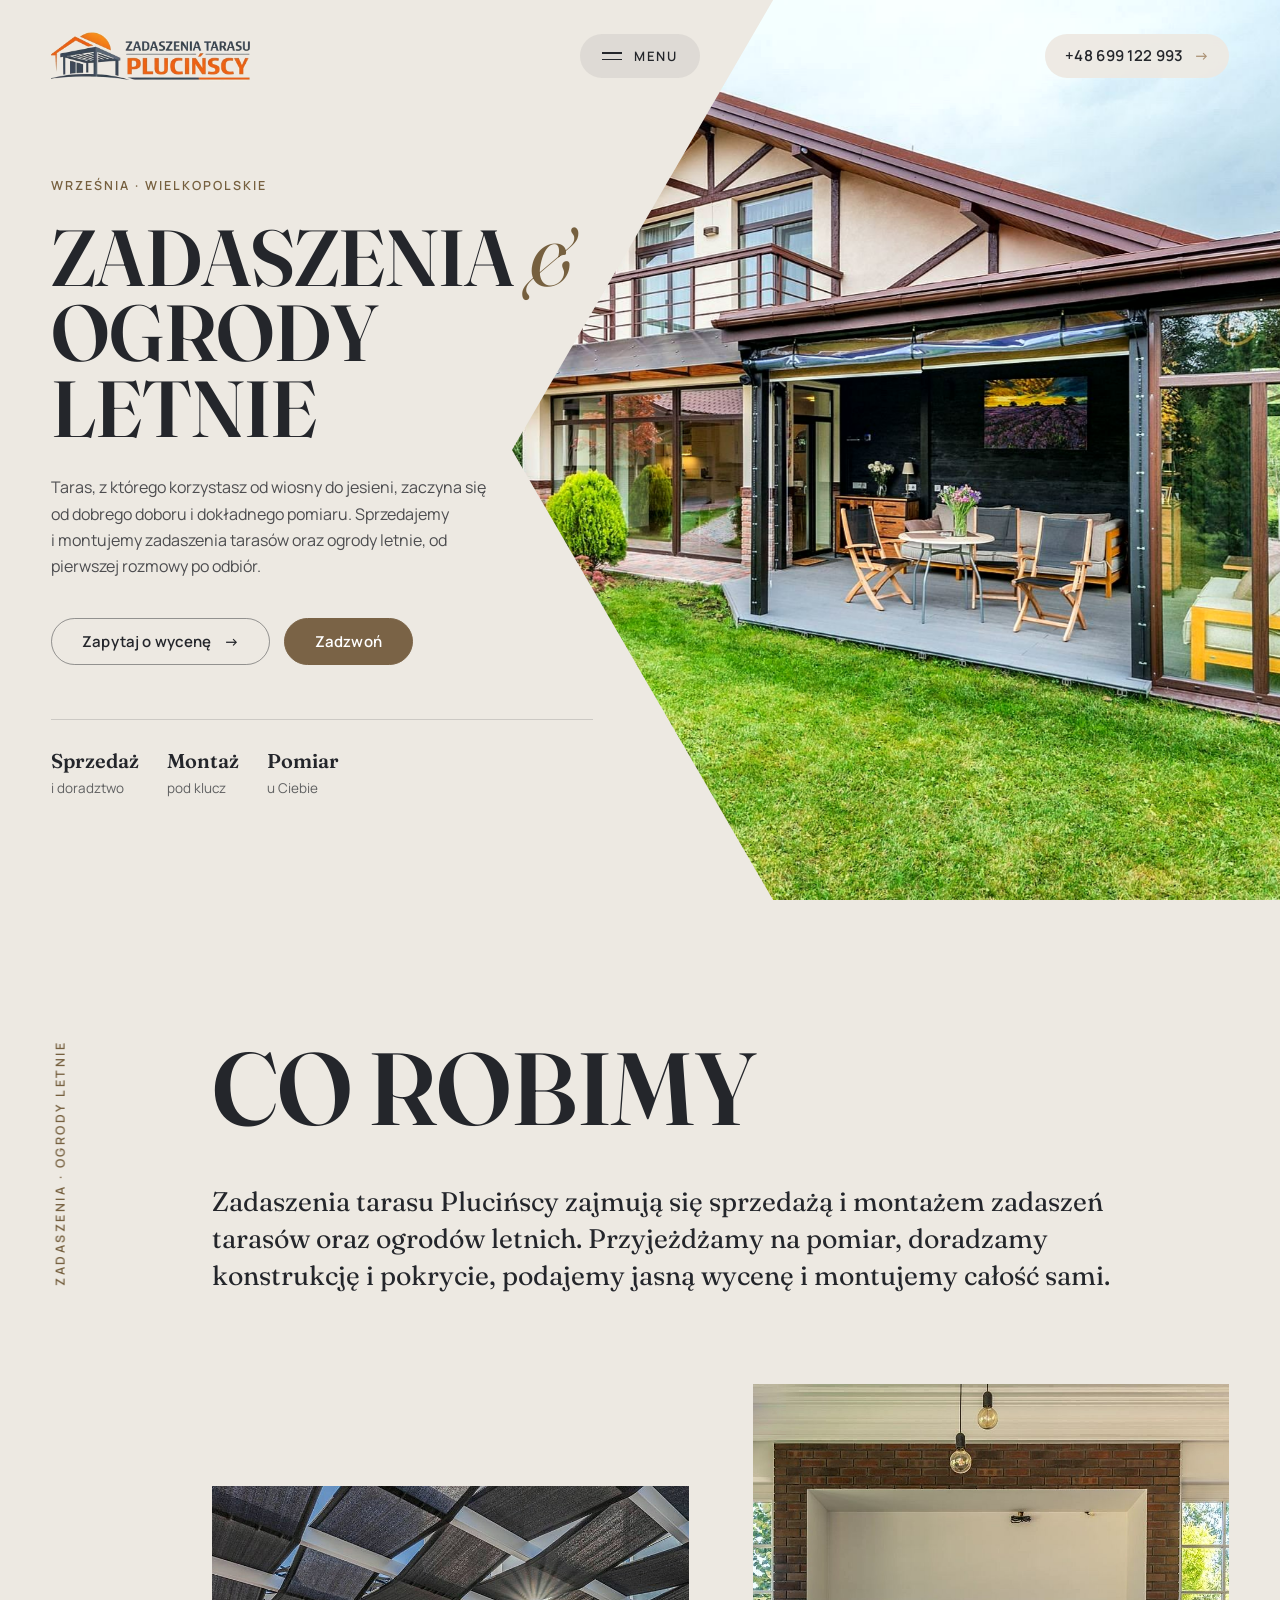
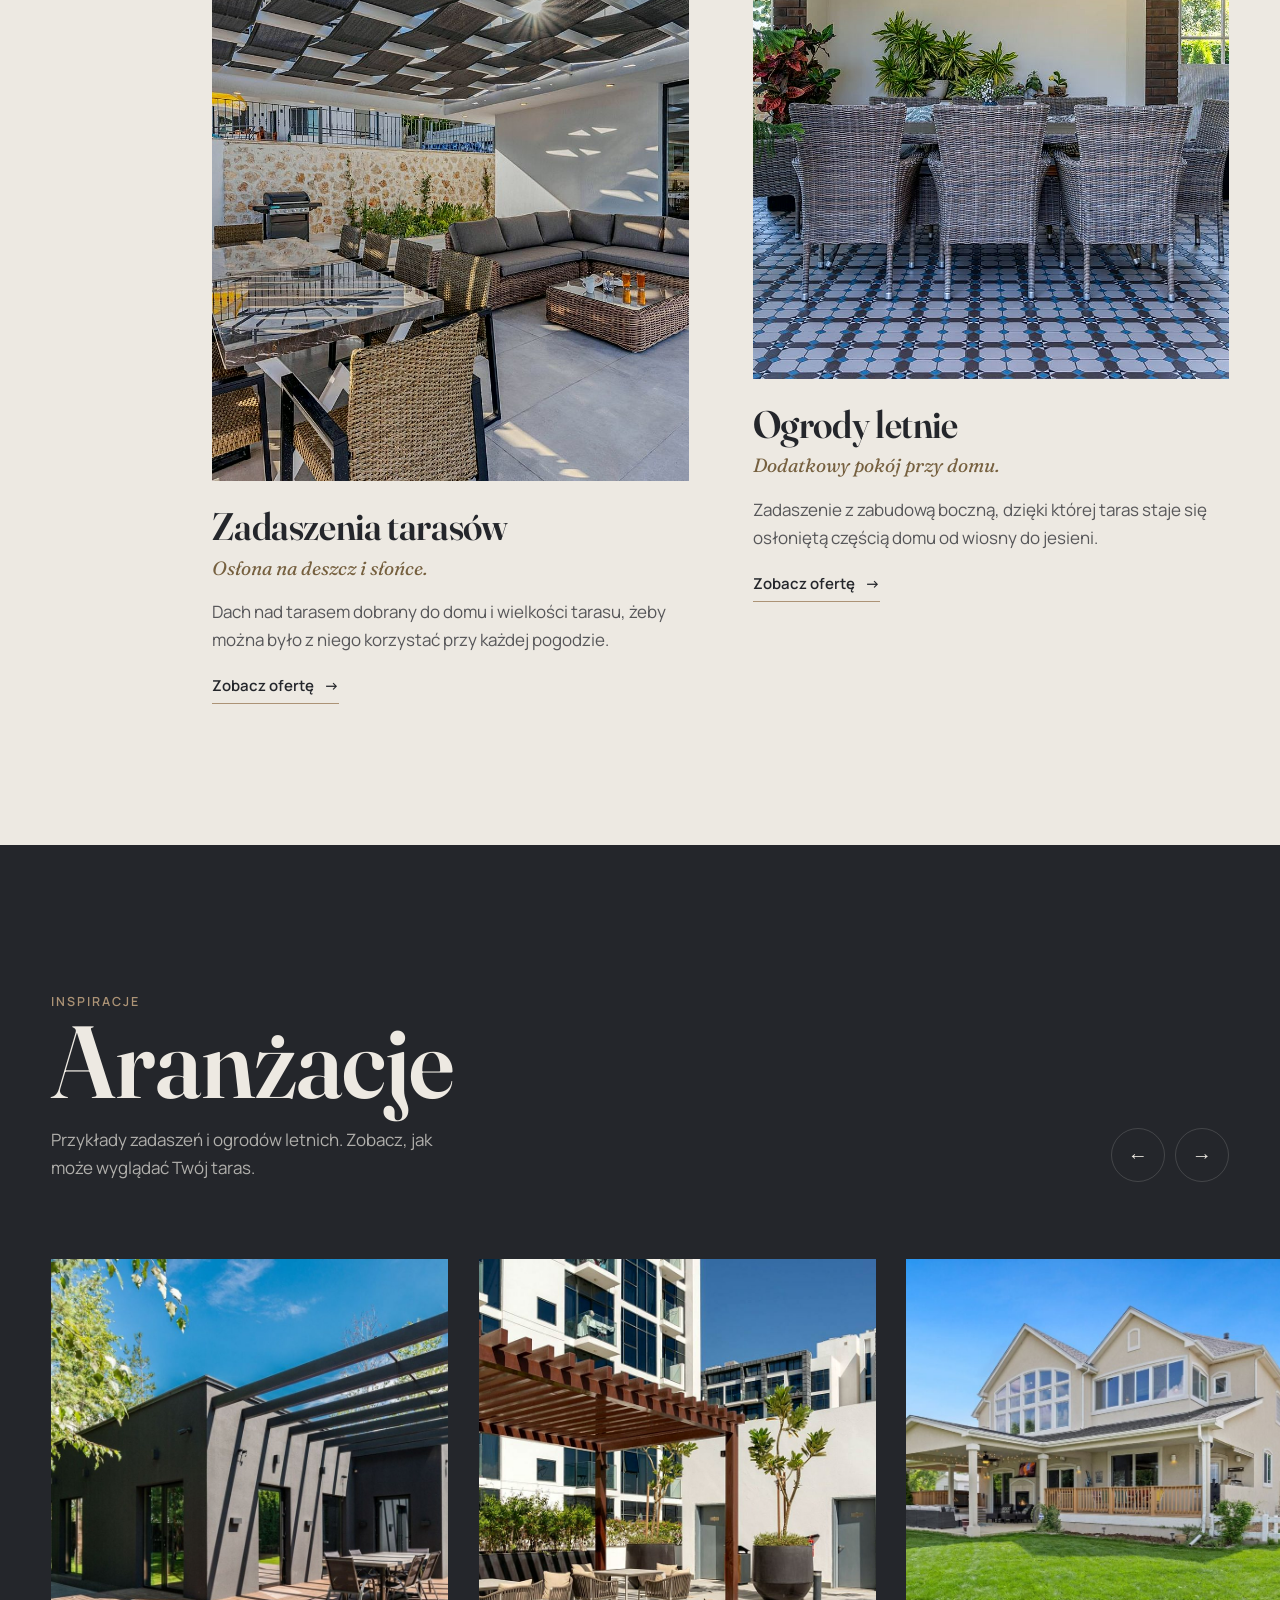
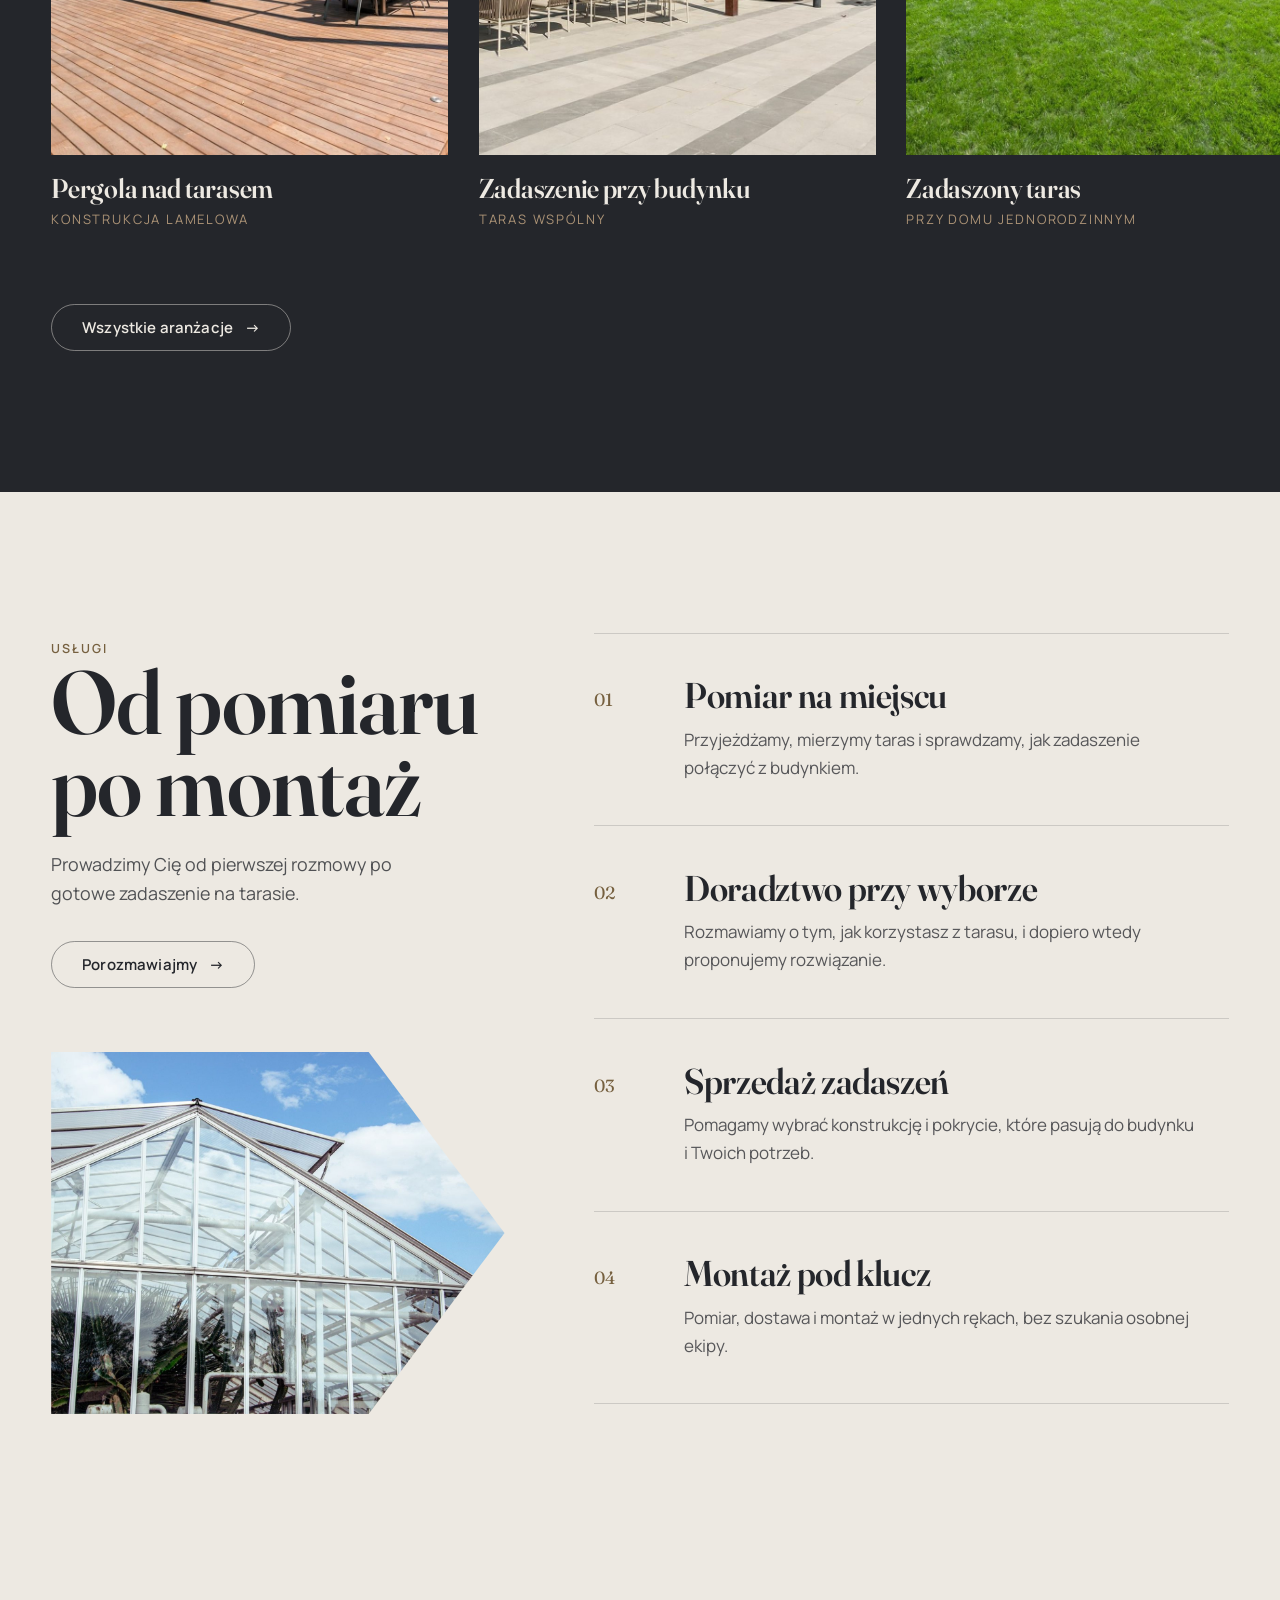
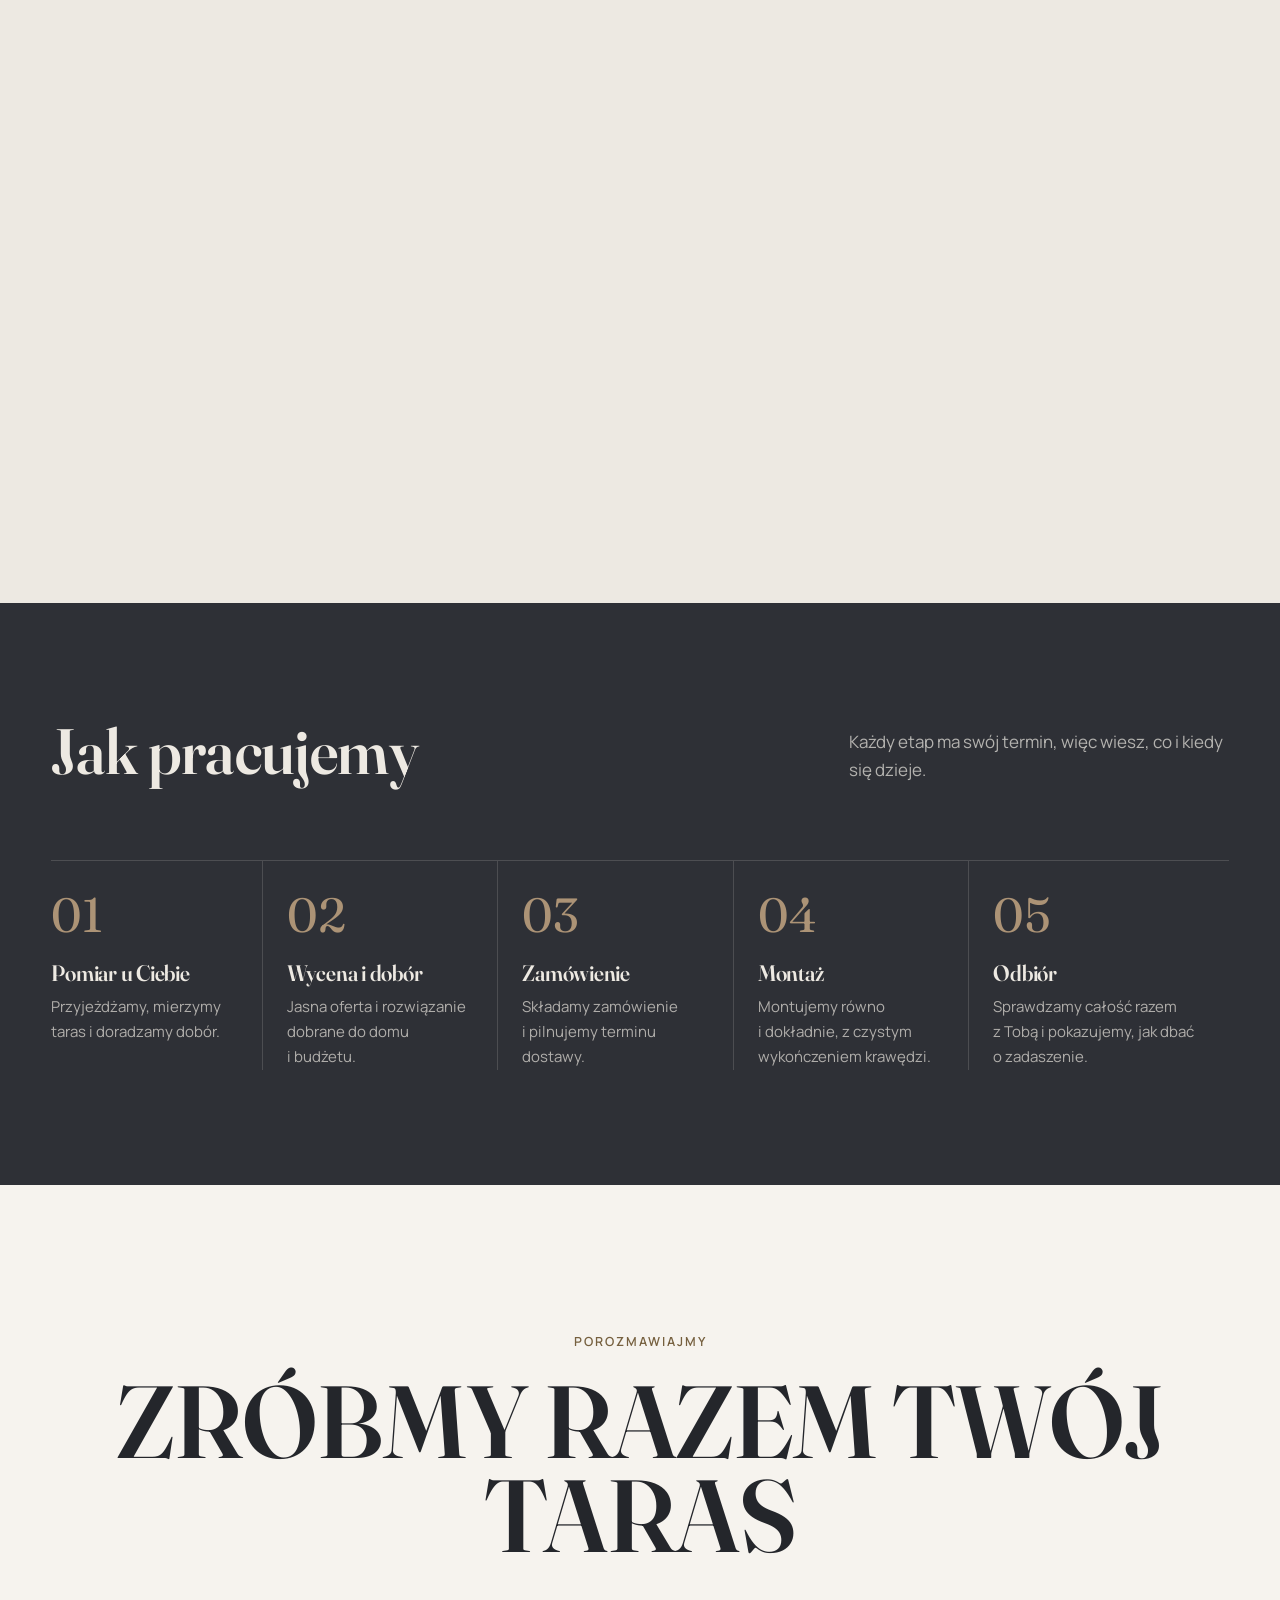
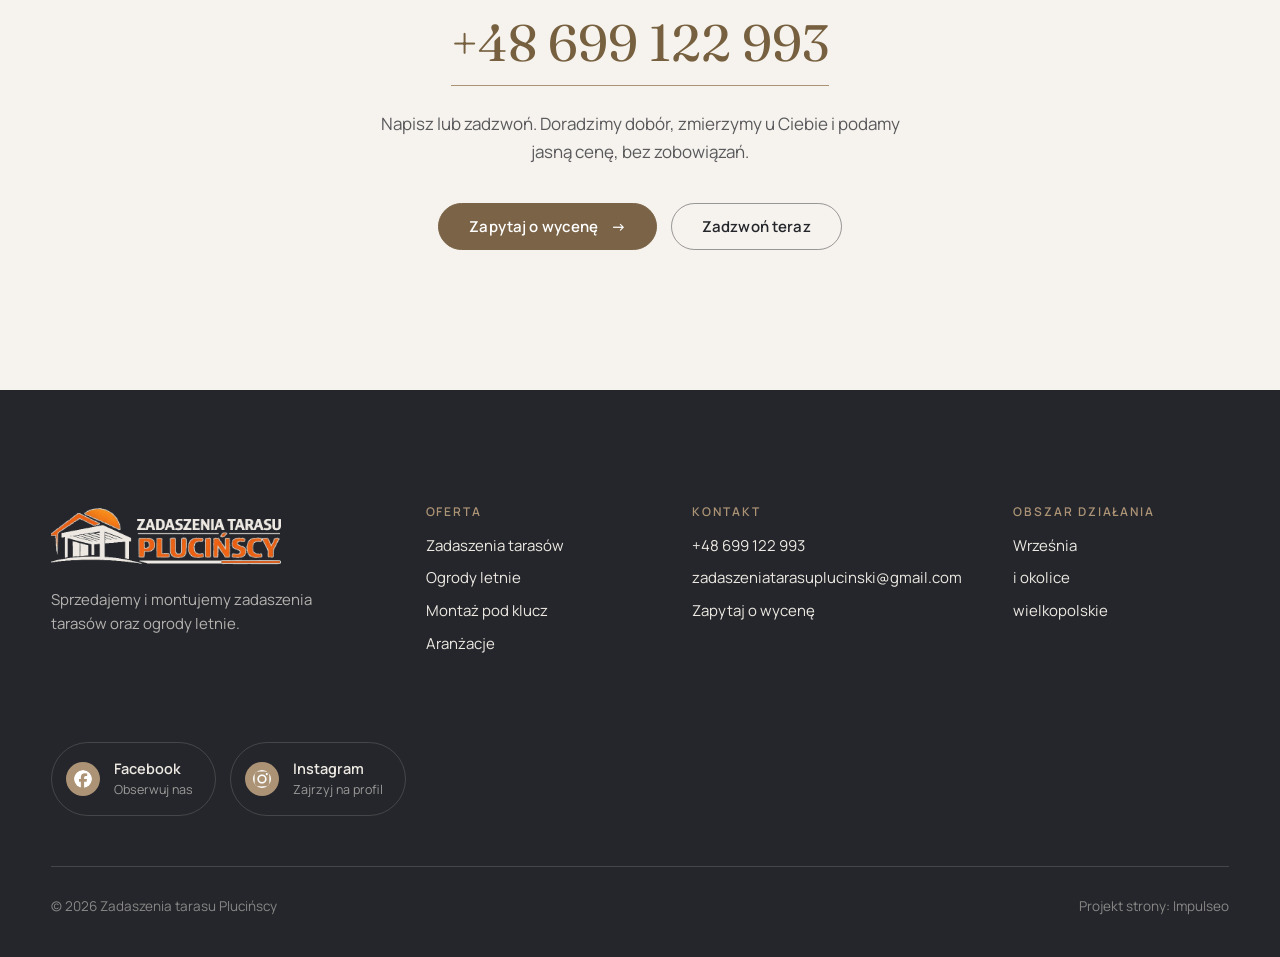
<file: index.html>
<!DOCTYPE html>
<html lang="pl">
<head>
<meta charset="UTF-8">
<meta name="viewport" content="width=device-width, initial-scale=1.0">
<title>Zadaszenia tarasu Plucińscy - zadaszenia tarasów i ogrody letnie · Września</title>
<meta name="description" content="Zadaszenia tarasu Plucińscy - sprzedaż i montaż zadaszeń tarasów oraz ogrodów letnich. Września i okolice.">
<link rel="canonical" href="https://kris20032.github.io/zadaszenia-tarasu-plucinscy/">
<meta name="robots" content="noindex, nofollow">
<meta property="og:type" content="website">
<meta property="og:locale" content="pl_PL">
<meta property="og:site_name" content="Zadaszenia tarasu Plucińscy">
<meta property="og:title" content="Zadaszenia tarasu Plucińscy - zadaszenia tarasów i ogrody letnie · Września">
<meta property="og:description" content="Zadaszenia tarasu Plucińscy - sprzedaż i montaż zadaszeń tarasów oraz ogrodów letnich. Września i okolice.">
<meta property="og:url" content="https://kris20032.github.io/zadaszenia-tarasu-plucinscy/">
<meta property="og:image" content="https://kris20032.github.io/zadaszenia-tarasu-plucinscy/img/og.jpg">
<meta property="og:image:width" content="1200">
<meta property="og:image:height" content="630">
<meta name="twitter:card" content="summary_large_image">
<script type="application/ld+json">{"@context": "https://schema.org", "@type": "LocalBusiness", "name": "Zadaszenia tarasu Plucińscy", "url": "https://kris20032.github.io/zadaszenia-tarasu-plucinscy/", "telephone": "+48699122993", "image": "https://kris20032.github.io/zadaszenia-tarasu-plucinscy/img/og.jpg", "areaServed": "Września", "sameAs": ["https://www.facebook.com/Zadaszeniatarasuplucinski/", "https://www.instagram.com/zadaszeniatarasuplucinscy/"]}</script>
<link rel="preconnect" href="https://fonts.googleapis.com">
<link rel="preconnect" href="https://fonts.gstatic.com" crossorigin>
<link href="https://fonts.googleapis.com/css2?family=Fraunces:ital,opsz,wght@0,9..144,400;0,9..144,500;0,9..144,600;1,9..144,400&family=Manrope:wght@400;500;600;700&display=swap" rel="stylesheet">
<link rel="stylesheet" href="assets/styles.css?v=20261028">
</head>
<body>

<header class="nav">
  <div class="wrap nav-inner">
    <a class="brand brand-has-logo" href="index.html"><img class="brand-logo" src="img/logo.png" alt="Zadaszenia tarasu Plucińscy" width="642" height="166" decoding="async"></a>
    <button class="nav-toggle" aria-label="Otwórz menu" aria-expanded="false"><span class="bars"><i></i><i></i></span><span class="lbl">Menu</span></button>
    <a class="nav-phone" href="tel:+48699122993" aria-label="Zadzwoń +48 699 122 993"><span class="num">+48 699 122 993</span><span class="arr">→</span><span class="ico"><svg width="18" height="18" viewBox="0 0 24 24" fill="none" aria-hidden="true"><path d="M6.6 10.8a15.5 15.5 0 0 0 6.6 6.6l2.2-2.2a1 1 0 0 1 1-.24 11.4 11.4 0 0 0 3.6.58 1 1 0 0 1 1 1V20a1 1 0 0 1-1 1A17 17 0 0 1 3 4a1 1 0 0 1 1-1h3.5a1 1 0 0 1 1 1c0 1.25.2 2.46.58 3.6a1 1 0 0 1-.25 1l-2.23 2.2Z" fill="currentColor"/></svg></span></a>
  </div>
</header>
<div class="menu" aria-hidden="true">
  <div class="wrap menu-top">
    <a class="brand" href="index.html"><img class="brand-logo" src="img/logo-light.png" alt="Zadaszenia tarasu Plucińscy" width="642" height="166" decoding="async"></a>
    <button class="menu-close" aria-label="Zamknij menu">Zamknij <svg width="12" height="12" viewBox="0 0 24 24" fill="none" aria-hidden="true"><path d="M5 5l14 14M19 5L5 19" stroke="currentColor" stroke-width="2.2" stroke-linecap="round"/></svg></button>
    <span></span>
  </div>
  <div class="wrap menu-body">
    <nav class="menu-links">
      <a href="index.html">Start</a>
      <a href="oferta.html">Oferta</a>
      <a href="realizacje.html">Aranżacje</a>
      <a href="o-nas.html">O&nbsp;nas</a>
      <a href="kontakt.html">Kontakt</a>
    </nav>
    <div class="menu-side">
      <div><h4>Telefon</h4><a href="tel:+48699122993">+48 699 122 993</a></div>
      <div><h4>E-mail</h4><a href="mailto:zadaszeniatarasuplucinski@gmail.com">zadaszeniatarasuplucinski@gmail.com</a></div>
      <div><h4>Obszar</h4>Września i&nbsp;okolice, wielkopolskie</div>
    </div>
  </div>
</div>

<main>
<section class="hero">
  <figure class="hero-art"><img src="img/hero.jpg" alt="Ogród letni z zadaszeniem przy domu" width="1880" height="1255" fetchpriority="high" decoding="async"></figure>
  <div class="wrap">
    <div class="hero-copy">
      <span class="kicker">Września · wielkopolskie</span>
      <h1>Zadaszenia <span class="amp">&amp;</span> ogrody letnie</h1>
      <p>Taras, z&nbsp;którego korzystasz od wiosny do jesieni, zaczyna się od dobrego doboru i&nbsp;dokładnego pomiaru. Sprzedajemy i&nbsp;montujemy zadaszenia tarasów oraz ogrody letnie, od pierwszej rozmowy po odbiór.</p>
      <div class="hero-actions">
        <a href="kontakt.html" class="btn">Zapytaj o&nbsp;wycenę <span class="arr">→</span></a>
        <a href="tel:+48699122993" class="btn btn-fill">Zadzwoń</a>
      </div>
      <div class="hero-meta">
        <div><b>Sprzedaż</b>i&nbsp;doradztwo</div>
        <div><b>Montaż</b>pod klucz</div>
        <div><b>Pomiar</b>u&nbsp;Ciebie</div>
      </div>
    </div>
  </div>
</section>

<section class="intro">
  <div class="wrap intro-grid">
    <div class="intro-side"><span>Zadaszenia · ogrody letnie</span></div>
    <div>
      <h2 class="reveal">Co robimy</h2>
      <p class="lead reveal">Zadaszenia tarasu Plucińscy zajmują się sprzedażą i&nbsp;montażem zadaszeń tarasów oraz ogrodów letnich. Przyjeżdżamy na pomiar, doradzamy konstrukcję i&nbsp;pokrycie, podajemy jasną wycenę i&nbsp;montujemy całość sami.</p>
      <div class="duo">
        <article class="duo-card reveal">
          <figure><img src="img/g2.jpg" alt="Zadaszenie tarasu z lamelami" width="1600" height="1066" decoding="async"></figure>
          <h3>Zadaszenia tarasów</h3>
          <p class="tag">Osłona na deszcz i&nbsp;słońce.</p>
          <p>Dach nad tarasem dobrany do domu i&nbsp;wielkości tarasu, żeby można było z&nbsp;niego korzystać przy każdej pogodzie.</p>
          <a class="more" href="oferta.html">Zobacz ofertę <span class="arr">→</span></a>
        </article>
        <article class="duo-card reveal">
          <figure><img src="img/g3.jpg" alt="Ogród letni z zabudową" width="1600" height="1066" decoding="async"></figure>
          <h3>Ogrody letnie</h3>
          <p class="tag">Dodatkowy pokój przy domu.</p>
          <p>Zadaszenie z&nbsp;zabudową boczną, dzięki której taras staje się osłoniętą częścią domu od wiosny do jesieni.</p>
          <a class="more" href="oferta.html">Zobacz ofertę <span class="arr">→</span></a>
        </article>
      </div>
    </div>
  </div>
</section>

<section class="work">
  <div class="wrap work-head">
    <div class="reveal">
      <span class="kicker">Inspiracje</span>
      <h2>Aranżacje</h2>
      <p>Przykłady zadaszeń i&nbsp;ogrodów letnich. Zobacz, jak może wyglądać Twój taras.</p>
    </div>
    <div class="work-nav reveal"><button class="work-prev" aria-label="Poprzednie">←</button><button class="work-next" aria-label="Następne">→</button></div>
  </div>
  <div class="track">
      <article class="slide"><figure><img src="img/g1.jpg" alt="Pergola nad tarasem" loading="lazy" width="1600" height="1066" decoding="async"></figure><h3>Pergola nad tarasem</h3><span>Konstrukcja lamelowa</span></article>
      <article class="slide"><figure><img src="img/g8.jpg" alt="Zadaszenie przy budynku" loading="lazy" width="1600" height="1066" decoding="async"></figure><h3>Zadaszenie przy budynku</h3><span>Taras wspólny</span></article>
      <article class="slide"><figure><img src="img/g5.jpg" alt="Zadaszony taras" loading="lazy" width="1600" height="1066" decoding="async"></figure><h3>Zadaszony taras</h3><span>Przy domu jednorodzinnym</span></article>
      <article class="slide"><figure><img src="img/g7.jpg" alt="Taras pod dachem" loading="lazy" width="1600" height="1066" decoding="async"></figure><h3>Taras pod dachem</h3><span>Strefa wypoczynku</span></article>
      <article class="slide"><figure><img src="img/g4.jpg" alt="Wolnostojące zadaszenie" loading="lazy" width="1600" height="1066" decoding="async"></figure><h3>Wolnostojące zadaszenie</h3><span>W&nbsp;ogrodzie</span></article>
  </div>
  <div class="wrap work-foot reveal"><a href="realizacje.html" class="btn btn-light">Wszystkie aranżacje <span class="arr">→</span></a></div>
</section>

<section class="services">
  <div class="wrap svc-grid">
    <div class="svc-side reveal">
      <span class="kicker">Usługi</span>
      <h2>Od pomiaru po montaż</h2>
      <p>Prowadzimy Cię od pierwszej rozmowy po gotowe zadaszenie na tarasie.</p>
      <a href="kontakt.html" class="btn">Porozmawiajmy <span class="arr">→</span></a>
      <figure><img src="img/g6.jpg" alt="Przeszklone zadaszenie" loading="lazy" width="1600" height="1066" decoding="async"></figure>
    </div>
    <ol class="svc-list">
      <li class="reveal"><span class="no">01</span><div><h3>Pomiar na miejscu</h3><p>Przyjeżdżamy, mierzymy taras i&nbsp;sprawdzamy, jak zadaszenie połączyć z&nbsp;budynkiem.</p></div></li>
      <li class="reveal"><span class="no">02</span><div><h3>Doradztwo przy wyborze</h3><p>Rozmawiamy o&nbsp;tym, jak korzystasz z&nbsp;tarasu, i&nbsp;dopiero wtedy proponujemy rozwiązanie.</p></div></li>
      <li class="reveal"><span class="no">03</span><div><h3>Sprzedaż zadaszeń</h3><p>Pomagamy wybrać konstrukcję i&nbsp;pokrycie, które pasują do budynku i&nbsp;Twoich potrzeb.</p></div></li>
      <li class="reveal"><span class="no">04</span><div><h3>Montaż pod klucz</h3><p>Pomiar, dostawa i&nbsp;montaż w&nbsp;jednych rękach, bez szukania osobnej ekipy.</p></div></li>
    </ol>
  </div>
</section>

<section class="stopklatka" aria-hidden="true">
  <div class="stk-bg" style="background-image:url(img/g12.jpg)"></div>
</section>

<section class="steps proces-os">
  <div class="wrap">
    <div class="steps-head reveal">
      <h2>Jak pracujemy</h2>
      <p>Każdy etap ma swój termin, więc wiesz, co i&nbsp;kiedy się dzieje.</p>
    </div>
    <ol class="proces-line">
      <li class="reveal"><span class="pno">01</span><h3>Pomiar u&nbsp;Ciebie</h3><p>Przyjeżdżamy, mierzymy taras i&nbsp;doradzamy dobór.</p></li>
      <li class="reveal"><span class="pno">02</span><h3>Wycena i&nbsp;dobór</h3><p>Jasna oferta i&nbsp;rozwiązanie dobrane do domu i&nbsp;budżetu.</p></li>
      <li class="reveal"><span class="pno">03</span><h3>Zamówienie</h3><p>Składamy zamówienie i&nbsp;pilnujemy terminu dostawy.</p></li>
      <li class="reveal"><span class="pno">04</span><h3>Montaż</h3><p>Montujemy równo i&nbsp;dokładnie, z&nbsp;czystym wykończeniem krawędzi.</p></li>
      <li class="reveal"><span class="pno">05</span><h3>Odbiór</h3><p>Sprawdzamy całość razem z&nbsp;Tobą i&nbsp;pokazujemy, jak dbać o&nbsp;zadaszenie.</p></li>
    </ol>
  </div>
</section>

<section class="cta">
  <div class="wrap reveal">
    <span class="kicker">Porozmawiajmy</span>
    <h2>Zróbmy razem Twój taras</h2>
    <a class="tel" href="tel:+48699122993">+48 699 122 993</a>
    <p>Napisz lub zadzwoń. Doradzimy dobór, zmierzymy u&nbsp;Ciebie i&nbsp;podamy jasną cenę, bez zobowiązań.</p>
    <div class="cta-actions">
      <a href="kontakt.html" class="btn btn-fill">Zapytaj o&nbsp;wycenę <span class="arr">→</span></a>
      <a href="tel:+48699122993" class="btn">Zadzwoń teraz</a>
    </div>
  </div>
</section>
</main>

<footer>
  <div class="wrap">
    <div class="foot-top">
      <div class="foot-brand">
        <img src="img/logo-light.png" alt="Zadaszenia tarasu Plucińscy" width="642" height="166" loading="lazy" decoding="async">
        <p>Sprzedajemy i&nbsp;montujemy zadaszenia tarasów oraz ogrody letnie.</p>
      </div>
      <div class="foot-col">
        <h4>Oferta</h4>
        <a href="oferta.html">Zadaszenia tarasów</a>
        <a href="oferta.html">Ogrody letnie</a>
        <a href="oferta.html">Montaż pod klucz</a>
        <a href="realizacje.html">Aranżacje</a>
      </div>
      <div class="foot-col">
        <h4>Kontakt</h4>
        <a href="tel:+48699122993">+48 699 122 993</a>
        <a href="mailto:zadaszeniatarasuplucinski@gmail.com">zadaszeniatarasuplucinski@gmail.com</a>
        <a href="kontakt.html">Zapytaj o&nbsp;wycenę</a>
      </div>
      <div class="foot-col">
        <h4>Obszar działania</h4>
        <span>Września</span>
        <span>i&nbsp;okolice</span>
        <span>wielkopolskie</span>
      </div>
    </div>
    <div class="foot-soc">
      <a class="soc" href="https://www.facebook.com/Zadaszeniatarasuplucinski/" target="_blank" rel="noopener" aria-label="Facebook - Zadaszenia tarasu Plucińscy"><svg viewBox="0 0 24 24" aria-hidden="true" focusable="false"><path d="M9.101 23.691v-7.98H6.627v-3.667h2.474v-1.58c0-4.085 1.848-5.978 5.858-5.978.401 0 .955.042 1.468.103a8.68 8.68 0 0 1 1.141.195v3.325a8.623 8.623 0 0 0-.653-.036 26.805 26.805 0 0 0-.733-.009c-.707 0-1.259.096-1.675.309a1.686 1.686 0 0 0-.679.622c-.258.42-.374.995-.374 1.752v1.297h3.919l-.386 2.103-.287 1.564h-3.246v8.245C19.396 23.238 24 18.179 24 12.044c0-6.627-5.373-12-12-12s-12 5.373-12 12c0 5.628 3.874 10.35 9.101 11.647Z" fill="currentColor"/></svg><span><b>Facebook</b><small>Obserwuj nas</small></span></a>
      <a class="soc" href="https://www.instagram.com/zadaszeniatarasuplucinscy/" target="_blank" rel="noopener" aria-label="Instagram - Zadaszenia tarasu Plucińscy"><svg viewBox="0 0 24 24" aria-hidden="true" focusable="false"><path d="M7.0301.084c-1.2768.0602-2.1487.264-2.911.5634-.7888.3075-1.4575.72-2.1228 1.3877-.6652.6677-1.075 1.3368-1.3802 2.127-.2954.7638-.4956 1.6365-.552 2.914-.0564 1.2775-.0689 1.6882-.0626 4.947.0062 3.2586.0206 3.6671.0825 4.9473.061 1.2765.264 2.1482.5635 2.9107.308.7889.72 1.4573 1.388 2.1228.6679.6655 1.3365 1.0743 2.1285 1.38.7632.295 1.6361.4961 2.9134.552 1.2773.056 1.6884.069 4.9462.0627 3.2578-.0062 3.668-.0207 4.9478-.0814 1.28-.0607 2.147-.2652 2.9098-.5633.7889-.3086 1.4578-.72 2.1228-1.3881.665-.6682 1.0745-1.3378 1.3795-2.1284.2957-.7632.4966-1.636.552-2.9124.056-1.2809.0692-1.6898.063-4.948-.0063-3.2583-.021-3.6668-.0817-4.9465-.0607-1.2797-.264-2.1487-.5633-2.9117-.3084-.7889-.72-1.4568-1.3876-2.1228C21.2982 1.33 20.628.9208 19.8378.6165 19.074.321 18.2017.1197 16.9244.0645 15.6471.0093 15.236-.005 11.977.0014 8.718.0076 8.31.0215 7.0301.0839m.1402 21.6932c-1.17-.0509-1.8053-.2453-2.2287-.408-.5606-.216-.96-.4771-1.3819-.895-.422-.4178-.6811-.8186-.9-1.378-.1644-.4234-.3624-1.058-.4171-2.228-.0595-1.2645-.072-1.6442-.079-4.848-.007-3.2037.0053-3.583.0607-4.848.05-1.169.2456-1.805.408-2.2282.216-.5613.4762-.96.895-1.3816.4188-.4217.8184-.6814 1.3783-.9003.423-.1651 1.0575-.3614 2.227-.4171 1.2655-.06 1.6447-.072 4.848-.079 3.2033-.007 3.5835.005 4.8495.0608 1.169.0508 1.8053.2445 2.228.408.5608.216.96.4754 1.3816.895.4217.4194.6816.8176.9005 1.3787.1653.4217.3617 1.056.4169 2.2263.0602 1.2655.0739 1.645.0796 4.848.0058 3.203-.0055 3.5834-.061 4.848-.051 1.17-.245 1.8055-.408 2.2294-.216.5604-.4763.96-.8954 1.3814-.419.4215-.8181.6811-1.3783.9-.4224.1649-1.0577.3617-2.2262.4174-1.2656.0595-1.6448.072-4.8493.079-3.2045.007-3.5825-.006-4.848-.0608M16.953 5.5864A1.44 1.44 0 1 0 18.39 4.144a1.44 1.44 0 0 0-1.437 1.4424M5.8385 12.012c.0067 3.4032 2.7706 6.1557 6.173 6.1493 3.4026-.0065 6.157-2.7701 6.1506-6.1733-.0065-3.4032-2.771-6.1565-6.174-6.1498-3.403.0067-6.156 2.771-6.1496 6.1738M8 12.0077a4 4 0 1 1 4.008 3.9921A3.9996 3.9996 0 0 1 8 12.0077" fill="currentColor"/></svg><span><b>Instagram</b><small>Zajrzyj na profil</small></span></a>
    </div>
    <div class="foot-bot">
      <span>© 2026 Zadaszenia tarasu Plucińscy</span>
      <span>Projekt strony: <a class="foot-credit" href="https://impulseo.pl" target="_blank" rel="noopener">Impulseo</a></span>
    </div>
  </div>
</footer>
<div class="sticky-reserve"><a class="sr-book" href="kontakt.html">Zapytaj o&nbsp;wycenę</a><a class="sr-call" href="tel:+48699122993" aria-label="Zadzwoń"><svg width="18" height="18" viewBox="0 0 24 24" fill="none" aria-hidden="true"><path d="M6.6 10.8a15.5 15.5 0 0 0 6.6 6.6l2.2-2.2a1 1 0 0 1 1-.24 11.4 11.4 0 0 0 3.6.58 1 1 0 0 1 1 1V20a1 1 0 0 1-1 1A17 17 0 0 1 3 4a1 1 0 0 1 1-1h3.5a1 1 0 0 1 1 1c0 1.25.2 2.46.58 3.6a1 1 0 0 1-.25 1l-2.23 2.2Z" fill="currentColor"/></svg></a></div>
<div class="demo-wazne" data-do="2026-11-03" data-cykl="3" hidden><svg class="dw-ico" width="13" height="13" viewBox="0 0 24 24" fill="none" aria-hidden="true"><circle cx="12" cy="12" r="8.6" stroke="currentColor" stroke-width="1.8"/><path d="M12 7.2V12l3.3 2" stroke="currentColor" stroke-width="1.8" stroke-linecap="round"/></svg><span class="dw-txt"></span></div>

<script src="assets/main.js?v=20261028"></script>
</body>
</html>
</file>
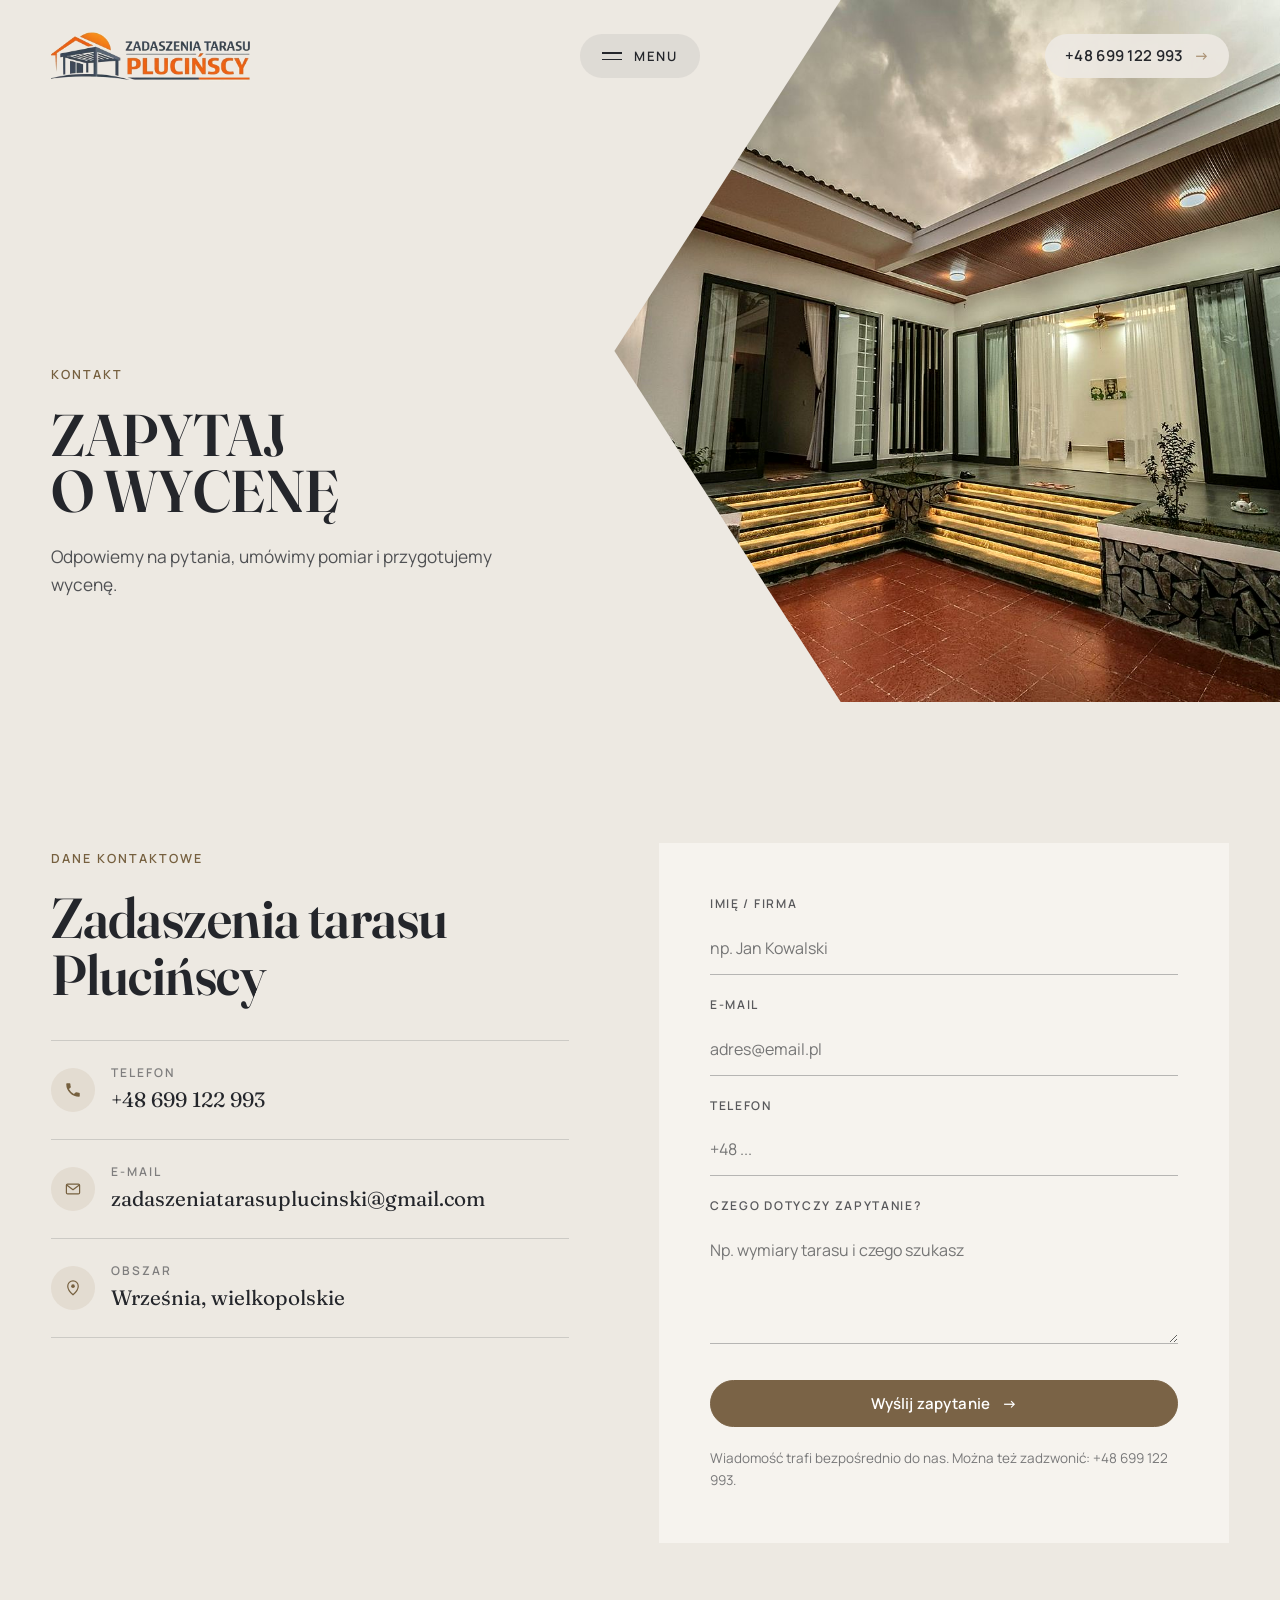
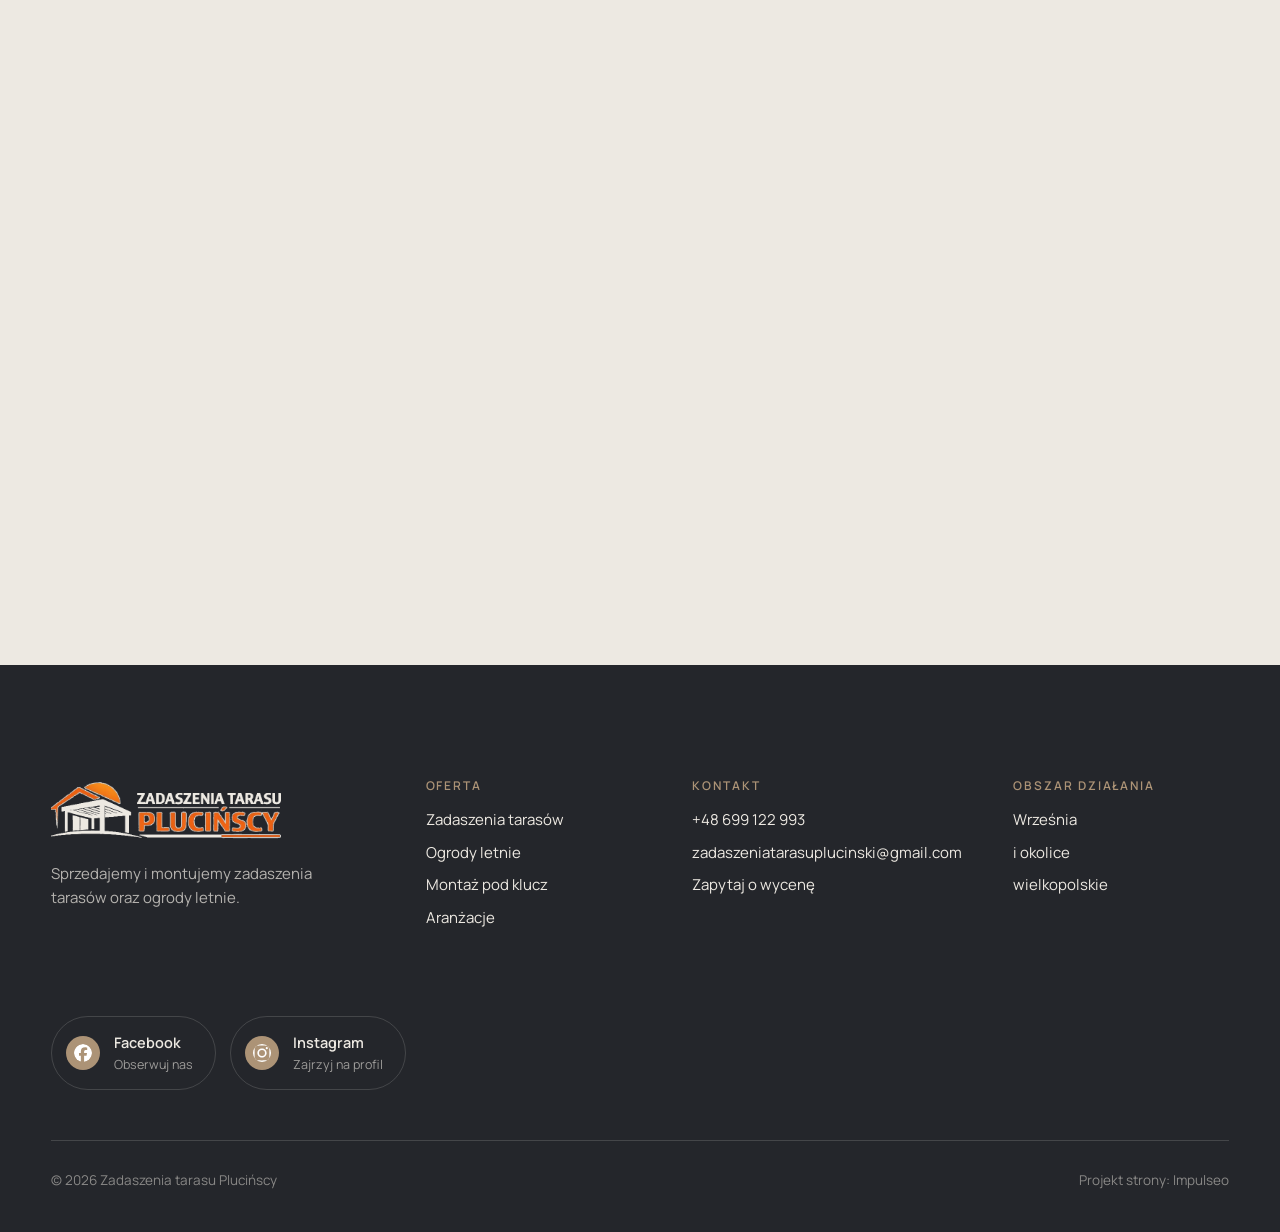
<file: kontakt.html>
<!DOCTYPE html>
<html lang="pl">
<head>
<meta charset="UTF-8">
<meta name="viewport" content="width=device-width, initial-scale=1.0">
<title>Kontakt - Zadaszenia tarasu Plucińscy</title>
<meta name="description" content="Kontakt Zadaszenia tarasu Plucińscy - Września, wielkopolskie">
<link rel="canonical" href="https://kris20032.github.io/zadaszenia-tarasu-plucinscy/kontakt.html">
<meta name="robots" content="noindex, nofollow">
<meta property="og:type" content="website">
<meta property="og:locale" content="pl_PL">
<meta property="og:site_name" content="Zadaszenia tarasu Plucińscy">
<meta property="og:title" content="Kontakt - Zadaszenia tarasu Plucińscy">
<meta property="og:description" content="Kontakt Zadaszenia tarasu Plucińscy - Września, wielkopolskie">
<meta property="og:url" content="https://kris20032.github.io/zadaszenia-tarasu-plucinscy/kontakt.html">
<meta property="og:image" content="https://kris20032.github.io/zadaszenia-tarasu-plucinscy/img/og.jpg">
<meta property="og:image:width" content="1200">
<meta property="og:image:height" content="630">
<meta name="twitter:card" content="summary_large_image">
<link rel="preconnect" href="https://fonts.googleapis.com">
<link rel="preconnect" href="https://fonts.gstatic.com" crossorigin>
<link href="https://fonts.googleapis.com/css2?family=Fraunces:ital,opsz,wght@0,9..144,400;0,9..144,500;0,9..144,600;1,9..144,400&family=Manrope:wght@400;500;600;700&display=swap" rel="stylesheet">
<link rel="stylesheet" href="assets/styles.css?v=20261028">
</head>
<body>

<header class="nav">
  <div class="wrap nav-inner">
    <a class="brand brand-has-logo" href="index.html"><img class="brand-logo" src="img/logo.png" alt="Zadaszenia tarasu Plucińscy" width="642" height="166" decoding="async"></a>
    <button class="nav-toggle" aria-label="Otwórz menu" aria-expanded="false"><span class="bars"><i></i><i></i></span><span class="lbl">Menu</span></button>
    <a class="nav-phone" href="tel:+48699122993" aria-label="Zadzwoń +48 699 122 993"><span class="num">+48 699 122 993</span><span class="arr">→</span><span class="ico"><svg width="18" height="18" viewBox="0 0 24 24" fill="none" aria-hidden="true"><path d="M6.6 10.8a15.5 15.5 0 0 0 6.6 6.6l2.2-2.2a1 1 0 0 1 1-.24 11.4 11.4 0 0 0 3.6.58 1 1 0 0 1 1 1V20a1 1 0 0 1-1 1A17 17 0 0 1 3 4a1 1 0 0 1 1-1h3.5a1 1 0 0 1 1 1c0 1.25.2 2.46.58 3.6a1 1 0 0 1-.25 1l-2.23 2.2Z" fill="currentColor"/></svg></span></a>
  </div>
</header>
<div class="menu" aria-hidden="true">
  <div class="wrap menu-top">
    <a class="brand" href="index.html"><img class="brand-logo" src="img/logo-light.png" alt="Zadaszenia tarasu Plucińscy" width="642" height="166" decoding="async"></a>
    <button class="menu-close" aria-label="Zamknij menu">Zamknij <svg width="12" height="12" viewBox="0 0 24 24" fill="none" aria-hidden="true"><path d="M5 5l14 14M19 5L5 19" stroke="currentColor" stroke-width="2.2" stroke-linecap="round"/></svg></button>
    <span></span>
  </div>
  <div class="wrap menu-body">
    <nav class="menu-links">
      <a href="index.html">Start</a>
      <a href="oferta.html">Oferta</a>
      <a href="realizacje.html">Aranżacje</a>
      <a href="o-nas.html">O&nbsp;nas</a>
      <a href="kontakt.html">Kontakt</a>
    </nav>
    <div class="menu-side">
      <div><h4>Telefon</h4><a href="tel:+48699122993">+48 699 122 993</a></div>
      <div><h4>E-mail</h4><a href="mailto:zadaszeniatarasuplucinski@gmail.com">zadaszeniatarasuplucinski@gmail.com</a></div>
      <div><h4>Obszar</h4>Września i&nbsp;okolice, wielkopolskie</div>
    </div>
  </div>
</div>

<main>
<section class="pagehead">
  <img src="img/g11.jpg" alt="Zadaszenia tarasu Plucińscy - kontakt" width="1600" height="1066" decoding="async" fetchpriority="high">
  <div class="wrap">
    <div class="ph-copy reveal">
      <span class="kicker">Kontakt</span>
      <h1>Zapytaj o&nbsp;wycenę</h1>
      <p>Odpowiemy na pytania, umówimy pomiar i&nbsp;przygotujemy wycenę.</p>
    </div>
  </div>
</section>
<section class="contact">
  <div class="wrap contact-grid">
    <div class="reveal">
      <span class="kicker">Dane kontaktowe</span>
      <h2>Zadaszenia tarasu Plucińscy</h2>
      <div class="info-list">
        <div class="info-row"><div class="ic"><svg width="18" height="18" viewBox="0 0 24 24" fill="none" aria-hidden="true"><path d="M6.6 10.8a15.5 15.5 0 0 0 6.6 6.6l2.2-2.2a1 1 0 0 1 1-.24 11.4 11.4 0 0 0 3.6.58 1 1 0 0 1 1 1V20a1 1 0 0 1-1 1A17 17 0 0 1 3 4a1 1 0 0 1 1-1h3.5a1 1 0 0 1 1 1c0 1.25.2 2.46.58 3.6a1 1 0 0 1-.25 1l-2.23 2.2Z" fill="currentColor"/></svg></div><div><div class="lbl">Telefon</div><a class="val" href="tel:+48699122993">+48 699 122 993</a></div></div>
        <div class="info-row"><div class="ic"><svg width="18" height="18" viewBox="0 0 24 24" fill="none" aria-hidden="true"><rect x="3.2" y="5.5" width="17.6" height="13" rx="1.6" stroke="currentColor" stroke-width="1.6"/><path d="M4 7l8 6 8-6" stroke="currentColor" stroke-width="1.6" stroke-linecap="round" stroke-linejoin="round"/></svg></div><div><div class="lbl">E-mail</div><a class="val" href="mailto:zadaszeniatarasuplucinski@gmail.com">zadaszeniatarasuplucinski@gmail.com</a></div></div>
        <div class="info-row"><div class="ic"><svg width="18" height="18" viewBox="0 0 24 24" fill="none" aria-hidden="true"><path d="M12 21s7-6.1 7-11.5A7 7 0 0 0 5 9.5C5 14.9 12 21 12 21Z" stroke="currentColor" stroke-width="1.6" fill="none"/><circle cx="12" cy="9.5" r="2.4" fill="currentColor"/></svg></div><div><div class="lbl">Obszar</div><div class="val">Września, wielkopolskie</div></div></div>
      </div>
    </div>
    <div class="reveal">
      <form class="form" action="https://formsubmit.co/zadaszeniatarasuplucinski@gmail.com" method="POST">
        <input type="hidden" name="_subject" value="Zapytanie ze strony Zadaszenia tarasu Plucińscy">
        <input type="hidden" name="_captcha" value="false">
        <input type="hidden" name="_template" value="table">
        <div class="fld"><label for="name">Imię / firma</label><input id="name" name="name" type="text" placeholder="np. Jan Kowalski" required></div>
        <div class="fld"><label for="email">E-mail</label><input id="email" name="email" type="email" placeholder="adres@email.pl" required></div>
        <div class="fld"><label for="phone">Telefon</label><input id="phone" name="phone" type="tel" placeholder="+48 ..."></div>
        <div class="fld"><label for="msg">Czego dotyczy zapytanie?</label><textarea id="msg" name="message" placeholder="Np. wymiary tarasu i czego szukasz" required></textarea></div>
        <button type="submit" class="btn btn-fill">Wyślij zapytanie <span class="arr">→</span></button>
        <p class="note">Wiadomość trafi bezpośrednio do nas. Można też zadzwonić: +48 699 122 993.</p>
      </form>
    </div>
  </div>
</section>
<section class="map-wrap">
  <div class="wrap reveal">
    <iframe class="map" title="Zadaszenia tarasu Plucińscy - Września" src="https://maps.google.com/maps?q=51.9387075%2C17.1479418&z=15&output=embed" loading="lazy" referrerpolicy="no-referrer-when-downgrade"></iframe>
  </div>
</section>
</main>

<footer>
  <div class="wrap">
    <div class="foot-top">
      <div class="foot-brand">
        <img src="img/logo-light.png" alt="Zadaszenia tarasu Plucińscy" width="642" height="166" loading="lazy" decoding="async">
        <p>Sprzedajemy i&nbsp;montujemy zadaszenia tarasów oraz ogrody letnie.</p>
      </div>
      <div class="foot-col">
        <h4>Oferta</h4>
        <a href="oferta.html">Zadaszenia tarasów</a>
        <a href="oferta.html">Ogrody letnie</a>
        <a href="oferta.html">Montaż pod klucz</a>
        <a href="realizacje.html">Aranżacje</a>
      </div>
      <div class="foot-col">
        <h4>Kontakt</h4>
        <a href="tel:+48699122993">+48 699 122 993</a>
        <a href="mailto:zadaszeniatarasuplucinski@gmail.com">zadaszeniatarasuplucinski@gmail.com</a>
        <a href="kontakt.html">Zapytaj o&nbsp;wycenę</a>
      </div>
      <div class="foot-col">
        <h4>Obszar działania</h4>
        <span>Września</span>
        <span>i&nbsp;okolice</span>
        <span>wielkopolskie</span>
      </div>
    </div>
    <div class="foot-soc">
      <a class="soc" href="https://www.facebook.com/Zadaszeniatarasuplucinski/" target="_blank" rel="noopener" aria-label="Facebook - Zadaszenia tarasu Plucińscy"><svg viewBox="0 0 24 24" aria-hidden="true" focusable="false"><path d="M9.101 23.691v-7.98H6.627v-3.667h2.474v-1.58c0-4.085 1.848-5.978 5.858-5.978.401 0 .955.042 1.468.103a8.68 8.68 0 0 1 1.141.195v3.325a8.623 8.623 0 0 0-.653-.036 26.805 26.805 0 0 0-.733-.009c-.707 0-1.259.096-1.675.309a1.686 1.686 0 0 0-.679.622c-.258.42-.374.995-.374 1.752v1.297h3.919l-.386 2.103-.287 1.564h-3.246v8.245C19.396 23.238 24 18.179 24 12.044c0-6.627-5.373-12-12-12s-12 5.373-12 12c0 5.628 3.874 10.35 9.101 11.647Z" fill="currentColor"/></svg><span><b>Facebook</b><small>Obserwuj nas</small></span></a>
      <a class="soc" href="https://www.instagram.com/zadaszeniatarasuplucinscy/" target="_blank" rel="noopener" aria-label="Instagram - Zadaszenia tarasu Plucińscy"><svg viewBox="0 0 24 24" aria-hidden="true" focusable="false"><path d="M7.0301.084c-1.2768.0602-2.1487.264-2.911.5634-.7888.3075-1.4575.72-2.1228 1.3877-.6652.6677-1.075 1.3368-1.3802 2.127-.2954.7638-.4956 1.6365-.552 2.914-.0564 1.2775-.0689 1.6882-.0626 4.947.0062 3.2586.0206 3.6671.0825 4.9473.061 1.2765.264 2.1482.5635 2.9107.308.7889.72 1.4573 1.388 2.1228.6679.6655 1.3365 1.0743 2.1285 1.38.7632.295 1.6361.4961 2.9134.552 1.2773.056 1.6884.069 4.9462.0627 3.2578-.0062 3.668-.0207 4.9478-.0814 1.28-.0607 2.147-.2652 2.9098-.5633.7889-.3086 1.4578-.72 2.1228-1.3881.665-.6682 1.0745-1.3378 1.3795-2.1284.2957-.7632.4966-1.636.552-2.9124.056-1.2809.0692-1.6898.063-4.948-.0063-3.2583-.021-3.6668-.0817-4.9465-.0607-1.2797-.264-2.1487-.5633-2.9117-.3084-.7889-.72-1.4568-1.3876-2.1228C21.2982 1.33 20.628.9208 19.8378.6165 19.074.321 18.2017.1197 16.9244.0645 15.6471.0093 15.236-.005 11.977.0014 8.718.0076 8.31.0215 7.0301.0839m.1402 21.6932c-1.17-.0509-1.8053-.2453-2.2287-.408-.5606-.216-.96-.4771-1.3819-.895-.422-.4178-.6811-.8186-.9-1.378-.1644-.4234-.3624-1.058-.4171-2.228-.0595-1.2645-.072-1.6442-.079-4.848-.007-3.2037.0053-3.583.0607-4.848.05-1.169.2456-1.805.408-2.2282.216-.5613.4762-.96.895-1.3816.4188-.4217.8184-.6814 1.3783-.9003.423-.1651 1.0575-.3614 2.227-.4171 1.2655-.06 1.6447-.072 4.848-.079 3.2033-.007 3.5835.005 4.8495.0608 1.169.0508 1.8053.2445 2.228.408.5608.216.96.4754 1.3816.895.4217.4194.6816.8176.9005 1.3787.1653.4217.3617 1.056.4169 2.2263.0602 1.2655.0739 1.645.0796 4.848.0058 3.203-.0055 3.5834-.061 4.848-.051 1.17-.245 1.8055-.408 2.2294-.216.5604-.4763.96-.8954 1.3814-.419.4215-.8181.6811-1.3783.9-.4224.1649-1.0577.3617-2.2262.4174-1.2656.0595-1.6448.072-4.8493.079-3.2045.007-3.5825-.006-4.848-.0608M16.953 5.5864A1.44 1.44 0 1 0 18.39 4.144a1.44 1.44 0 0 0-1.437 1.4424M5.8385 12.012c.0067 3.4032 2.7706 6.1557 6.173 6.1493 3.4026-.0065 6.157-2.7701 6.1506-6.1733-.0065-3.4032-2.771-6.1565-6.174-6.1498-3.403.0067-6.156 2.771-6.1496 6.1738M8 12.0077a4 4 0 1 1 4.008 3.9921A3.9996 3.9996 0 0 1 8 12.0077" fill="currentColor"/></svg><span><b>Instagram</b><small>Zajrzyj na profil</small></span></a>
    </div>
    <div class="foot-bot">
      <span>© 2026 Zadaszenia tarasu Plucińscy</span>
      <span>Projekt strony: <a class="foot-credit" href="https://impulseo.pl" target="_blank" rel="noopener">Impulseo</a></span>
    </div>
  </div>
</footer>
<div class="sticky-reserve"><a class="sr-book" href="kontakt.html">Zapytaj o&nbsp;wycenę</a><a class="sr-call" href="tel:+48699122993" aria-label="Zadzwoń"><svg width="18" height="18" viewBox="0 0 24 24" fill="none" aria-hidden="true"><path d="M6.6 10.8a15.5 15.5 0 0 0 6.6 6.6l2.2-2.2a1 1 0 0 1 1-.24 11.4 11.4 0 0 0 3.6.58 1 1 0 0 1 1 1V20a1 1 0 0 1-1 1A17 17 0 0 1 3 4a1 1 0 0 1 1-1h3.5a1 1 0 0 1 1 1c0 1.25.2 2.46.58 3.6a1 1 0 0 1-.25 1l-2.23 2.2Z" fill="currentColor"/></svg></a></div>
<div class="demo-wazne" data-do="2026-11-03" data-cykl="3" hidden><svg class="dw-ico" width="13" height="13" viewBox="0 0 24 24" fill="none" aria-hidden="true"><circle cx="12" cy="12" r="8.6" stroke="currentColor" stroke-width="1.8"/><path d="M12 7.2V12l3.3 2" stroke="currentColor" stroke-width="1.8" stroke-linecap="round"/></svg><span class="dw-txt"></span></div>

<script src="assets/main.js?v=20261028"></script>
</body>
</html>
</file>
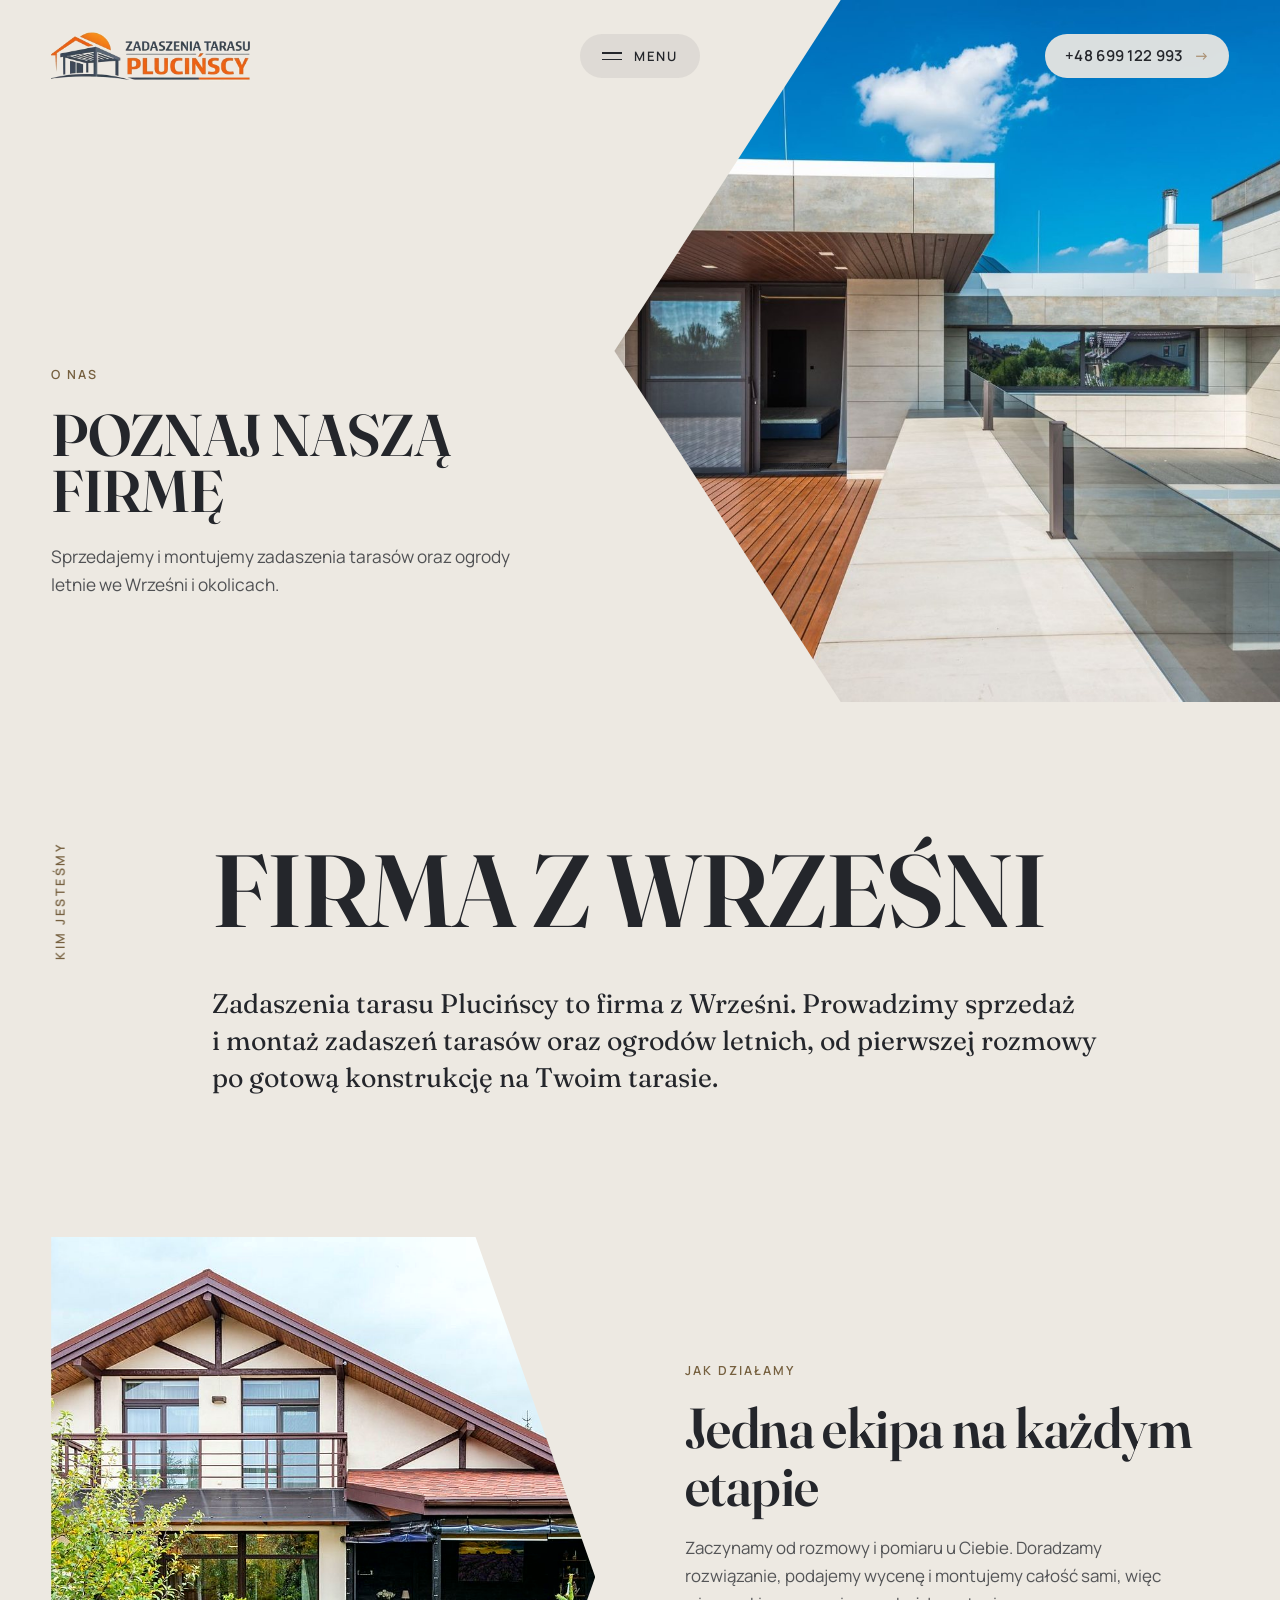
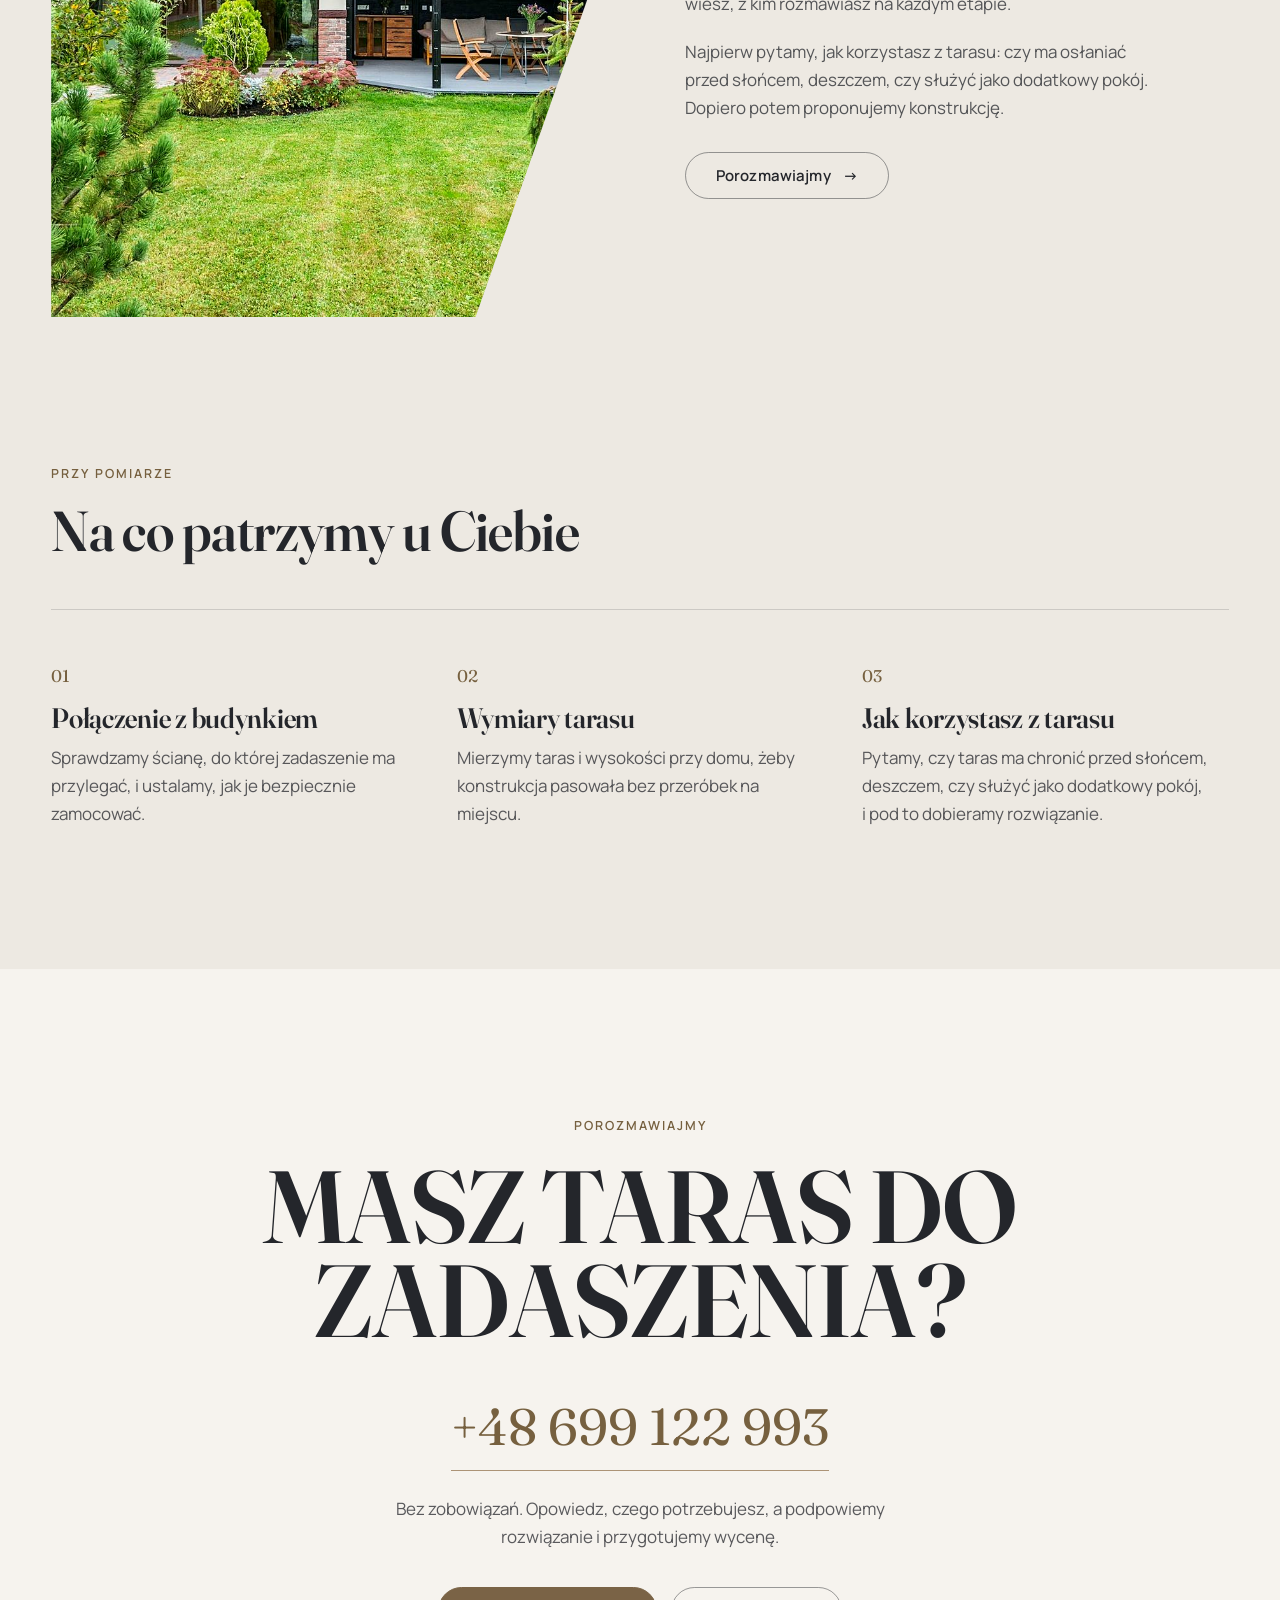
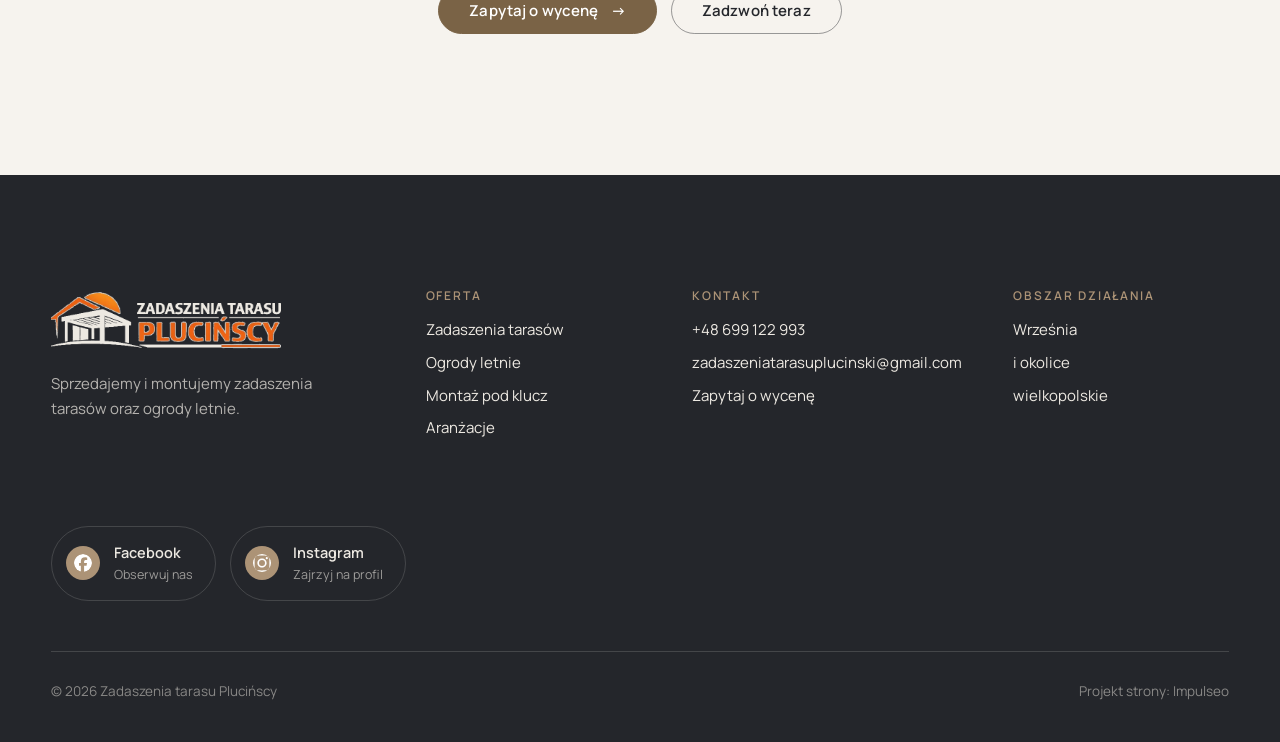
<file: o-nas.html>
<!DOCTYPE html>
<html lang="pl">
<head>
<meta charset="UTF-8">
<meta name="viewport" content="width=device-width, initial-scale=1.0">
<title>O nas - Zadaszenia tarasu Plucińscy</title>
<meta name="description" content="Zadaszenia tarasu Plucińscy - sprzedaż i montaż zadaszeń tarasów oraz ogrodów letnich. Września i okolice.">
<link rel="canonical" href="https://kris20032.github.io/zadaszenia-tarasu-plucinscy/o-nas.html">
<meta name="robots" content="noindex, nofollow">
<meta property="og:type" content="website">
<meta property="og:locale" content="pl_PL">
<meta property="og:site_name" content="Zadaszenia tarasu Plucińscy">
<meta property="og:title" content="O nas - Zadaszenia tarasu Plucińscy">
<meta property="og:description" content="Zadaszenia tarasu Plucińscy - sprzedaż i montaż zadaszeń tarasów oraz ogrodów letnich. Września i okolice.">
<meta property="og:url" content="https://kris20032.github.io/zadaszenia-tarasu-plucinscy/o-nas.html">
<meta property="og:image" content="https://kris20032.github.io/zadaszenia-tarasu-plucinscy/img/og.jpg">
<meta property="og:image:width" content="1200">
<meta property="og:image:height" content="630">
<meta name="twitter:card" content="summary_large_image">
<link rel="preconnect" href="https://fonts.googleapis.com">
<link rel="preconnect" href="https://fonts.gstatic.com" crossorigin>
<link href="https://fonts.googleapis.com/css2?family=Fraunces:ital,opsz,wght@0,9..144,400;0,9..144,500;0,9..144,600;1,9..144,400&family=Manrope:wght@400;500;600;700&display=swap" rel="stylesheet">
<link rel="stylesheet" href="assets/styles.css?v=20261028">
</head>
<body>

<header class="nav">
  <div class="wrap nav-inner">
    <a class="brand brand-has-logo" href="index.html"><img class="brand-logo" src="img/logo.png" alt="Zadaszenia tarasu Plucińscy" width="642" height="166" decoding="async"></a>
    <button class="nav-toggle" aria-label="Otwórz menu" aria-expanded="false"><span class="bars"><i></i><i></i></span><span class="lbl">Menu</span></button>
    <a class="nav-phone" href="tel:+48699122993" aria-label="Zadzwoń +48 699 122 993"><span class="num">+48 699 122 993</span><span class="arr">→</span><span class="ico"><svg width="18" height="18" viewBox="0 0 24 24" fill="none" aria-hidden="true"><path d="M6.6 10.8a15.5 15.5 0 0 0 6.6 6.6l2.2-2.2a1 1 0 0 1 1-.24 11.4 11.4 0 0 0 3.6.58 1 1 0 0 1 1 1V20a1 1 0 0 1-1 1A17 17 0 0 1 3 4a1 1 0 0 1 1-1h3.5a1 1 0 0 1 1 1c0 1.25.2 2.46.58 3.6a1 1 0 0 1-.25 1l-2.23 2.2Z" fill="currentColor"/></svg></span></a>
  </div>
</header>
<div class="menu" aria-hidden="true">
  <div class="wrap menu-top">
    <a class="brand" href="index.html"><img class="brand-logo" src="img/logo-light.png" alt="Zadaszenia tarasu Plucińscy" width="642" height="166" decoding="async"></a>
    <button class="menu-close" aria-label="Zamknij menu">Zamknij <svg width="12" height="12" viewBox="0 0 24 24" fill="none" aria-hidden="true"><path d="M5 5l14 14M19 5L5 19" stroke="currentColor" stroke-width="2.2" stroke-linecap="round"/></svg></button>
    <span></span>
  </div>
  <div class="wrap menu-body">
    <nav class="menu-links">
      <a href="index.html">Start</a>
      <a href="oferta.html">Oferta</a>
      <a href="realizacje.html">Aranżacje</a>
      <a href="o-nas.html">O&nbsp;nas</a>
      <a href="kontakt.html">Kontakt</a>
    </nav>
    <div class="menu-side">
      <div><h4>Telefon</h4><a href="tel:+48699122993">+48 699 122 993</a></div>
      <div><h4>E-mail</h4><a href="mailto:zadaszeniatarasuplucinski@gmail.com">zadaszeniatarasuplucinski@gmail.com</a></div>
      <div><h4>Obszar</h4>Września i&nbsp;okolice, wielkopolskie</div>
    </div>
  </div>
</div>

<main>
<section class="pagehead">
  <img src="img/g10.jpg" alt="Zadaszenia tarasu Plucińscy - o nas" width="1600" height="1066" decoding="async" fetchpriority="high">
  <div class="wrap">
    <div class="ph-copy reveal">
      <span class="kicker">O&nbsp;nas</span>
      <h1>Poznaj naszą firmę</h1>
      <p>Sprzedajemy i&nbsp;montujemy zadaszenia tarasów oraz ogrody letnie we Wrześni i&nbsp;okolicach.</p>
    </div>
  </div>
</section>
<section class="intro">
  <div class="wrap intro-grid">
    <div class="intro-side"><span>Kim jesteśmy</span></div>
    <div>
      <h2 class="reveal">Firma z&nbsp;Wrześni</h2>
      <p class="lead reveal">Zadaszenia tarasu Plucińscy to firma z&nbsp;Wrześni. Prowadzimy sprzedaż i&nbsp;montaż zadaszeń tarasów oraz ogrodów letnich, od pierwszej rozmowy po gotową konstrukcję na Twoim tarasie.</p>
    </div>
  </div>
</section>
<section>
  <div class="wrap split">
    <figure class="reveal"><img src="img/about.jpg" alt="Ogród letni przy domu" width="1600" height="1066" decoding="async"></figure>
    <div class="reveal">
      <span class="kicker">Jak działamy</span>
      <h2 style="margin-top:16px">Jedna ekipa na każdym etapie</h2>
      <p>Zaczynamy od rozmowy i&nbsp;pomiaru u&nbsp;Ciebie. Doradzamy rozwiązanie, podajemy wycenę i&nbsp;montujemy całość sami, więc wiesz, z&nbsp;kim rozmawiasz na każdym etapie.</p>
      <p>Najpierw pytamy, jak korzystasz z&nbsp;tarasu: czy ma osłaniać przed słońcem, deszczem, czy służyć jako dodatkowy pokój. Dopiero potem proponujemy konstrukcję.</p>
      <a href="kontakt.html" class="btn" style="margin-top:30px">Porozmawiajmy <span class="arr">→</span></a>
    </div>
  </div>
</section>
<section class="checks">
  <div class="wrap">
    <div class="reveal" style="margin-bottom:clamp(30px,4vw,50px)"><span class="kicker">Przy pomiarze</span><h2 style="font-size:clamp(2.2rem,4.4vw,3.8rem);margin-top:16px">Na co patrzymy u&nbsp;Ciebie</h2></div>
    <div class="checks-grid">
      <div class="reveal"><span class="no">01</span><h3>Połączenie z&nbsp;budynkiem</h3><p>Sprawdzamy ścianę, do której zadaszenie ma przylegać, i&nbsp;ustalamy, jak je bezpiecznie zamocować.</p></div>
      <div class="reveal"><span class="no">02</span><h3>Wymiary tarasu</h3><p>Mierzymy taras i&nbsp;wysokości przy domu, żeby konstrukcja pasowała bez przeróbek na miejscu.</p></div>
      <div class="reveal"><span class="no">03</span><h3>Jak korzystasz z&nbsp;tarasu</h3><p>Pytamy, czy taras ma chronić przed słońcem, deszczem, czy służyć jako dodatkowy pokój, i&nbsp;pod to dobieramy rozwiązanie.</p></div>
    </div>
  </div>
</section>
<section class="cta">
  <div class="wrap reveal">
    <span class="kicker">Porozmawiajmy</span>
    <h2>Masz taras do zadaszenia?</h2>
    <a class="tel" href="tel:+48699122993">+48 699 122 993</a>
    <p>Bez zobowiązań. Opowiedz, czego potrzebujesz, a&nbsp;podpowiemy rozwiązanie i&nbsp;przygotujemy wycenę.</p>
    <div class="cta-actions">
      <a href="kontakt.html" class="btn btn-fill">Zapytaj o&nbsp;wycenę <span class="arr">→</span></a>
      <a href="tel:+48699122993" class="btn">Zadzwoń teraz</a>
    </div>
  </div>
</section>
</main>

<footer>
  <div class="wrap">
    <div class="foot-top">
      <div class="foot-brand">
        <img src="img/logo-light.png" alt="Zadaszenia tarasu Plucińscy" width="642" height="166" loading="lazy" decoding="async">
        <p>Sprzedajemy i&nbsp;montujemy zadaszenia tarasów oraz ogrody letnie.</p>
      </div>
      <div class="foot-col">
        <h4>Oferta</h4>
        <a href="oferta.html">Zadaszenia tarasów</a>
        <a href="oferta.html">Ogrody letnie</a>
        <a href="oferta.html">Montaż pod klucz</a>
        <a href="realizacje.html">Aranżacje</a>
      </div>
      <div class="foot-col">
        <h4>Kontakt</h4>
        <a href="tel:+48699122993">+48 699 122 993</a>
        <a href="mailto:zadaszeniatarasuplucinski@gmail.com">zadaszeniatarasuplucinski@gmail.com</a>
        <a href="kontakt.html">Zapytaj o&nbsp;wycenę</a>
      </div>
      <div class="foot-col">
        <h4>Obszar działania</h4>
        <span>Września</span>
        <span>i&nbsp;okolice</span>
        <span>wielkopolskie</span>
      </div>
    </div>
    <div class="foot-soc">
      <a class="soc" href="https://www.facebook.com/Zadaszeniatarasuplucinski/" target="_blank" rel="noopener" aria-label="Facebook - Zadaszenia tarasu Plucińscy"><svg viewBox="0 0 24 24" aria-hidden="true" focusable="false"><path d="M9.101 23.691v-7.98H6.627v-3.667h2.474v-1.58c0-4.085 1.848-5.978 5.858-5.978.401 0 .955.042 1.468.103a8.68 8.68 0 0 1 1.141.195v3.325a8.623 8.623 0 0 0-.653-.036 26.805 26.805 0 0 0-.733-.009c-.707 0-1.259.096-1.675.309a1.686 1.686 0 0 0-.679.622c-.258.42-.374.995-.374 1.752v1.297h3.919l-.386 2.103-.287 1.564h-3.246v8.245C19.396 23.238 24 18.179 24 12.044c0-6.627-5.373-12-12-12s-12 5.373-12 12c0 5.628 3.874 10.35 9.101 11.647Z" fill="currentColor"/></svg><span><b>Facebook</b><small>Obserwuj nas</small></span></a>
      <a class="soc" href="https://www.instagram.com/zadaszeniatarasuplucinscy/" target="_blank" rel="noopener" aria-label="Instagram - Zadaszenia tarasu Plucińscy"><svg viewBox="0 0 24 24" aria-hidden="true" focusable="false"><path d="M7.0301.084c-1.2768.0602-2.1487.264-2.911.5634-.7888.3075-1.4575.72-2.1228 1.3877-.6652.6677-1.075 1.3368-1.3802 2.127-.2954.7638-.4956 1.6365-.552 2.914-.0564 1.2775-.0689 1.6882-.0626 4.947.0062 3.2586.0206 3.6671.0825 4.9473.061 1.2765.264 2.1482.5635 2.9107.308.7889.72 1.4573 1.388 2.1228.6679.6655 1.3365 1.0743 2.1285 1.38.7632.295 1.6361.4961 2.9134.552 1.2773.056 1.6884.069 4.9462.0627 3.2578-.0062 3.668-.0207 4.9478-.0814 1.28-.0607 2.147-.2652 2.9098-.5633.7889-.3086 1.4578-.72 2.1228-1.3881.665-.6682 1.0745-1.3378 1.3795-2.1284.2957-.7632.4966-1.636.552-2.9124.056-1.2809.0692-1.6898.063-4.948-.0063-3.2583-.021-3.6668-.0817-4.9465-.0607-1.2797-.264-2.1487-.5633-2.9117-.3084-.7889-.72-1.4568-1.3876-2.1228C21.2982 1.33 20.628.9208 19.8378.6165 19.074.321 18.2017.1197 16.9244.0645 15.6471.0093 15.236-.005 11.977.0014 8.718.0076 8.31.0215 7.0301.0839m.1402 21.6932c-1.17-.0509-1.8053-.2453-2.2287-.408-.5606-.216-.96-.4771-1.3819-.895-.422-.4178-.6811-.8186-.9-1.378-.1644-.4234-.3624-1.058-.4171-2.228-.0595-1.2645-.072-1.6442-.079-4.848-.007-3.2037.0053-3.583.0607-4.848.05-1.169.2456-1.805.408-2.2282.216-.5613.4762-.96.895-1.3816.4188-.4217.8184-.6814 1.3783-.9003.423-.1651 1.0575-.3614 2.227-.4171 1.2655-.06 1.6447-.072 4.848-.079 3.2033-.007 3.5835.005 4.8495.0608 1.169.0508 1.8053.2445 2.228.408.5608.216.96.4754 1.3816.895.4217.4194.6816.8176.9005 1.3787.1653.4217.3617 1.056.4169 2.2263.0602 1.2655.0739 1.645.0796 4.848.0058 3.203-.0055 3.5834-.061 4.848-.051 1.17-.245 1.8055-.408 2.2294-.216.5604-.4763.96-.8954 1.3814-.419.4215-.8181.6811-1.3783.9-.4224.1649-1.0577.3617-2.2262.4174-1.2656.0595-1.6448.072-4.8493.079-3.2045.007-3.5825-.006-4.848-.0608M16.953 5.5864A1.44 1.44 0 1 0 18.39 4.144a1.44 1.44 0 0 0-1.437 1.4424M5.8385 12.012c.0067 3.4032 2.7706 6.1557 6.173 6.1493 3.4026-.0065 6.157-2.7701 6.1506-6.1733-.0065-3.4032-2.771-6.1565-6.174-6.1498-3.403.0067-6.156 2.771-6.1496 6.1738M8 12.0077a4 4 0 1 1 4.008 3.9921A3.9996 3.9996 0 0 1 8 12.0077" fill="currentColor"/></svg><span><b>Instagram</b><small>Zajrzyj na profil</small></span></a>
    </div>
    <div class="foot-bot">
      <span>© 2026 Zadaszenia tarasu Plucińscy</span>
      <span>Projekt strony: <a class="foot-credit" href="https://impulseo.pl" target="_blank" rel="noopener">Impulseo</a></span>
    </div>
  </div>
</footer>
<div class="sticky-reserve"><a class="sr-book" href="kontakt.html">Zapytaj o&nbsp;wycenę</a><a class="sr-call" href="tel:+48699122993" aria-label="Zadzwoń"><svg width="18" height="18" viewBox="0 0 24 24" fill="none" aria-hidden="true"><path d="M6.6 10.8a15.5 15.5 0 0 0 6.6 6.6l2.2-2.2a1 1 0 0 1 1-.24 11.4 11.4 0 0 0 3.6.58 1 1 0 0 1 1 1V20a1 1 0 0 1-1 1A17 17 0 0 1 3 4a1 1 0 0 1 1-1h3.5a1 1 0 0 1 1 1c0 1.25.2 2.46.58 3.6a1 1 0 0 1-.25 1l-2.23 2.2Z" fill="currentColor"/></svg></a></div>
<div class="demo-wazne" data-do="2026-11-03" data-cykl="3" hidden><svg class="dw-ico" width="13" height="13" viewBox="0 0 24 24" fill="none" aria-hidden="true"><circle cx="12" cy="12" r="8.6" stroke="currentColor" stroke-width="1.8"/><path d="M12 7.2V12l3.3 2" stroke="currentColor" stroke-width="1.8" stroke-linecap="round"/></svg><span class="dw-txt"></span></div>

<script src="assets/main.js?v=20261028"></script>
</body>
</html>
</file>
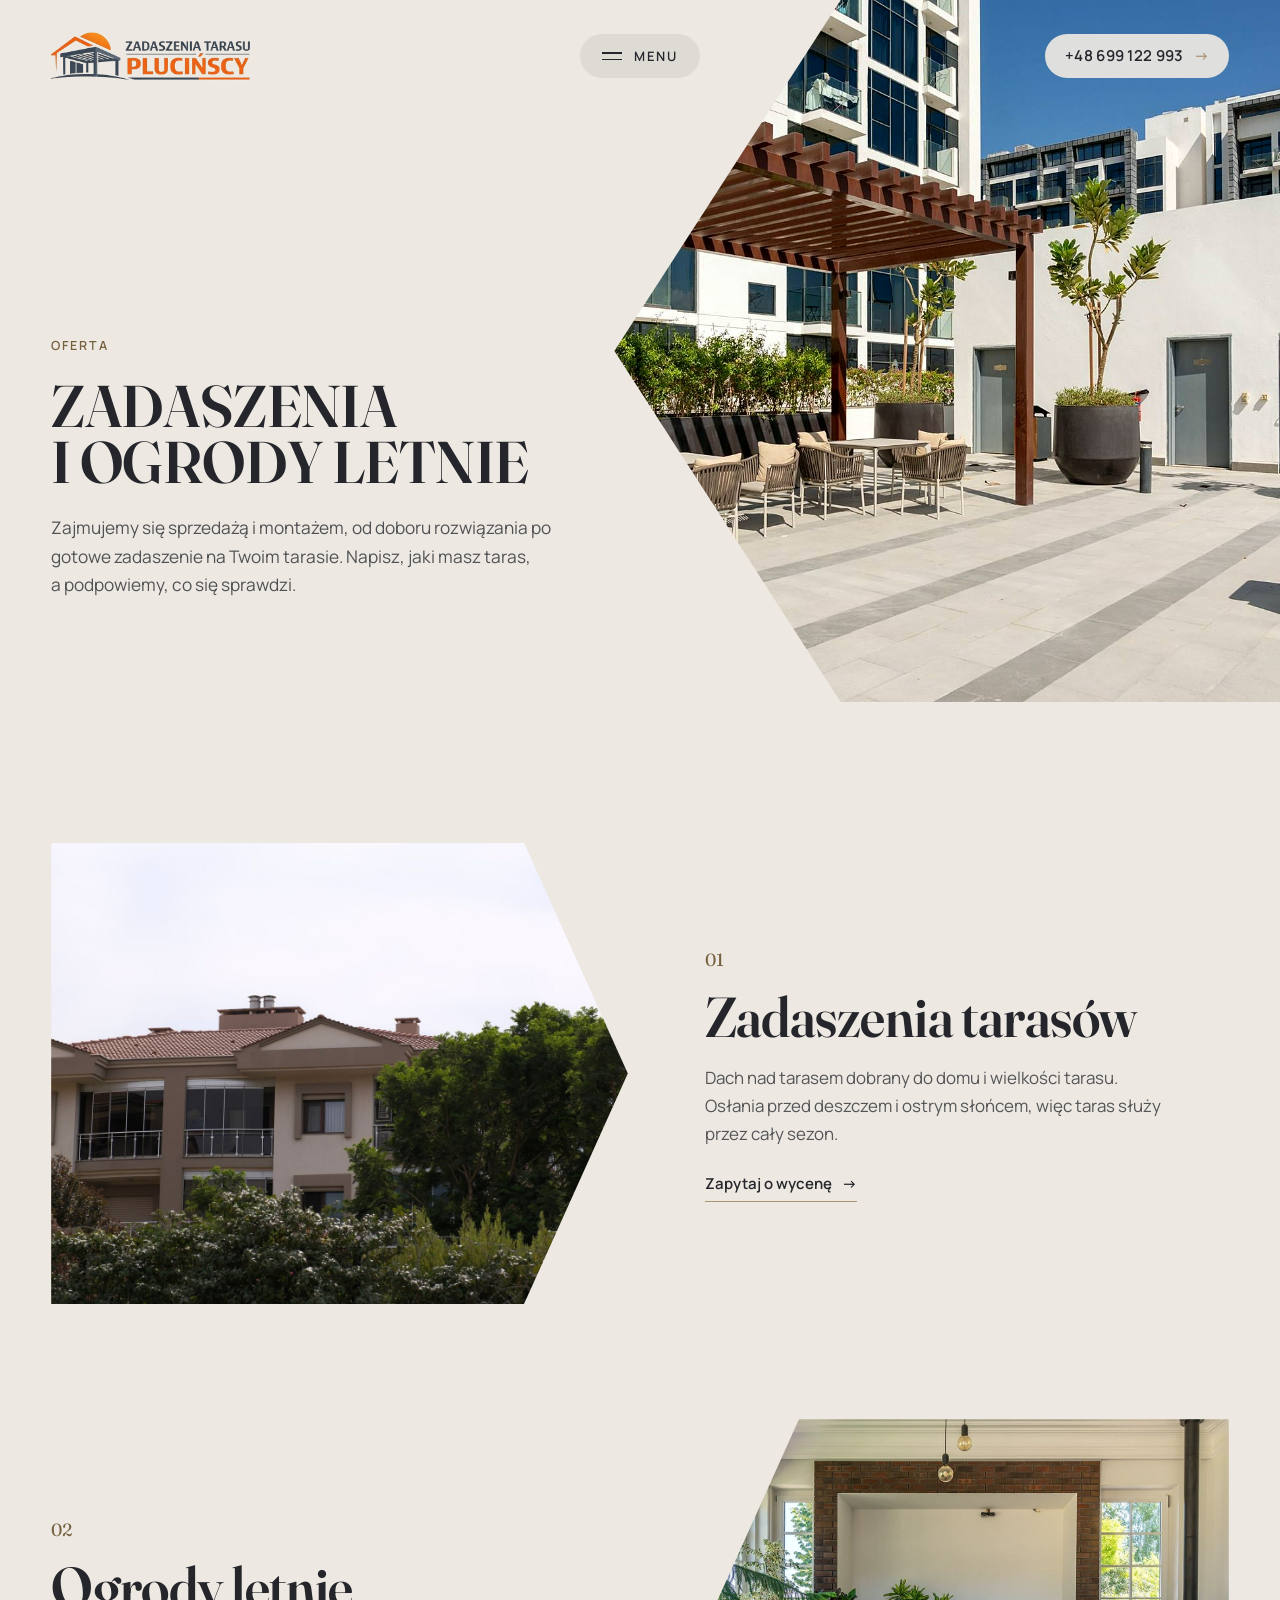
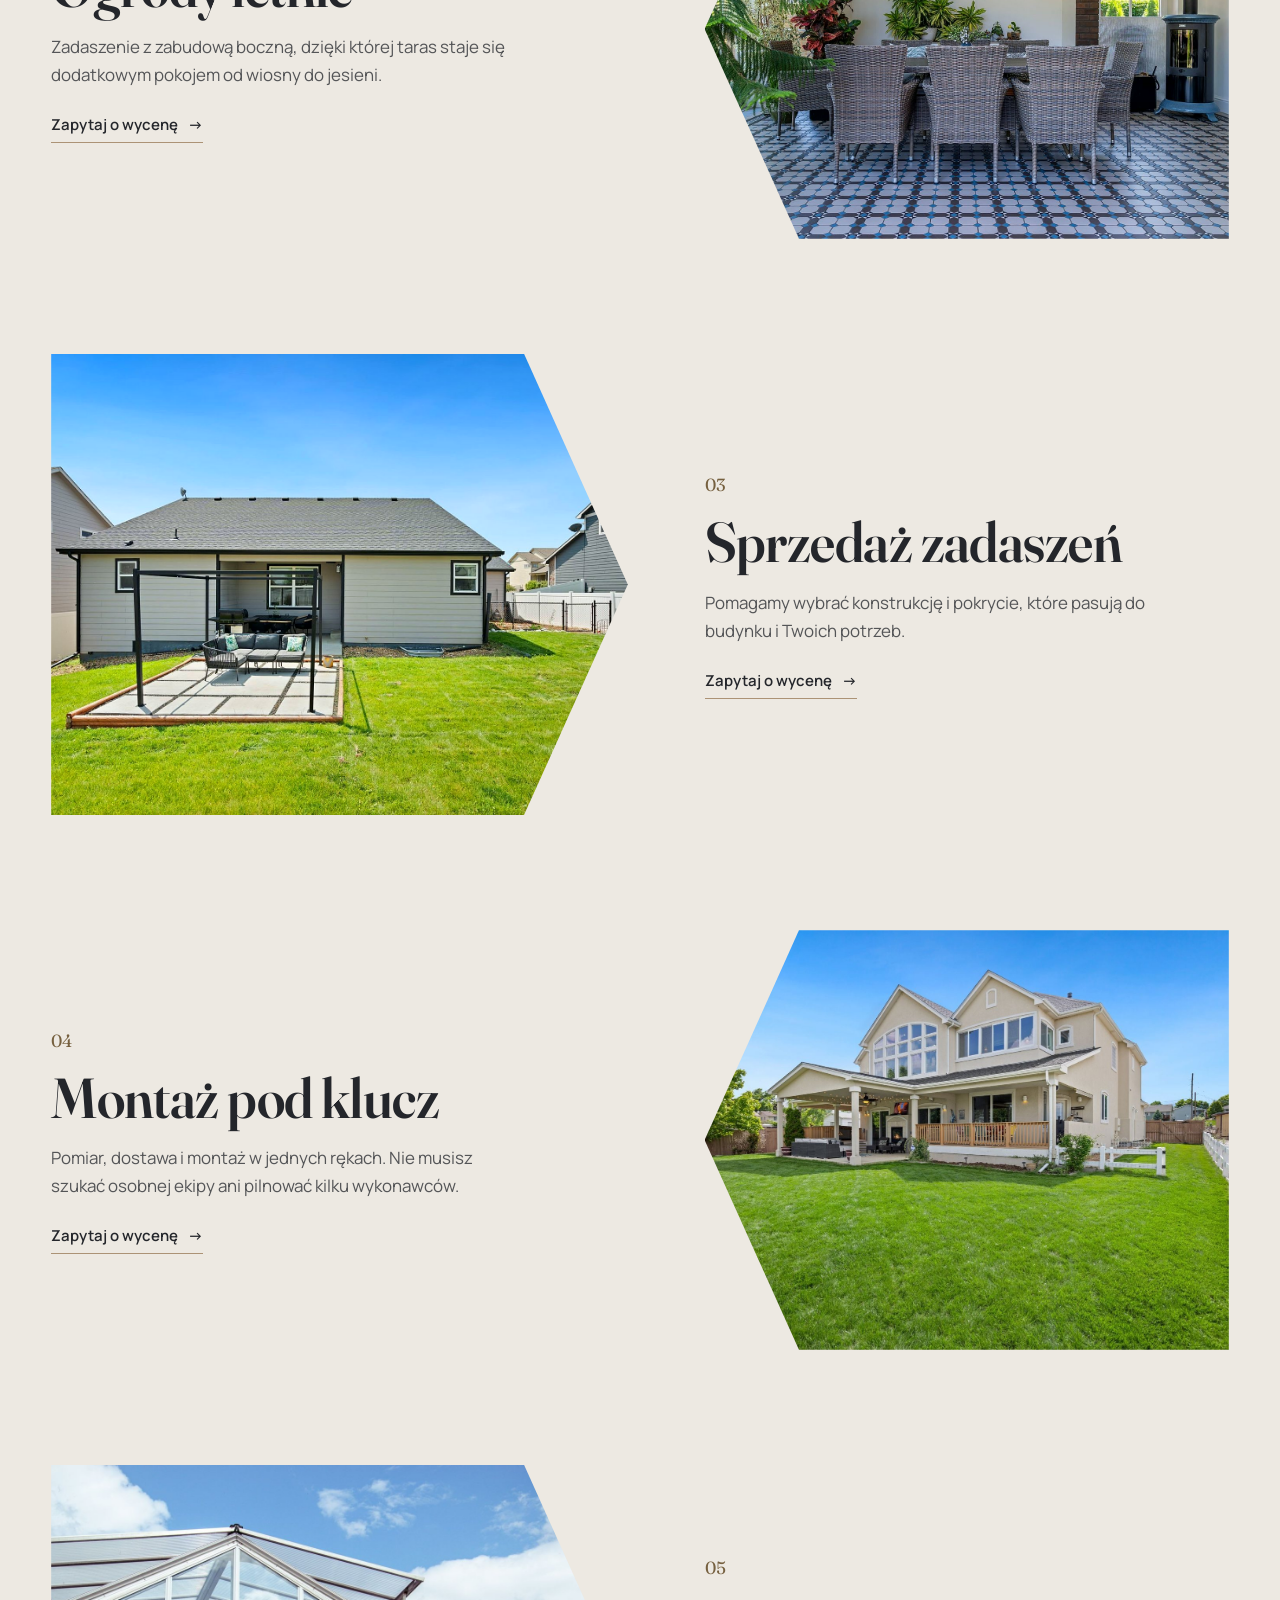
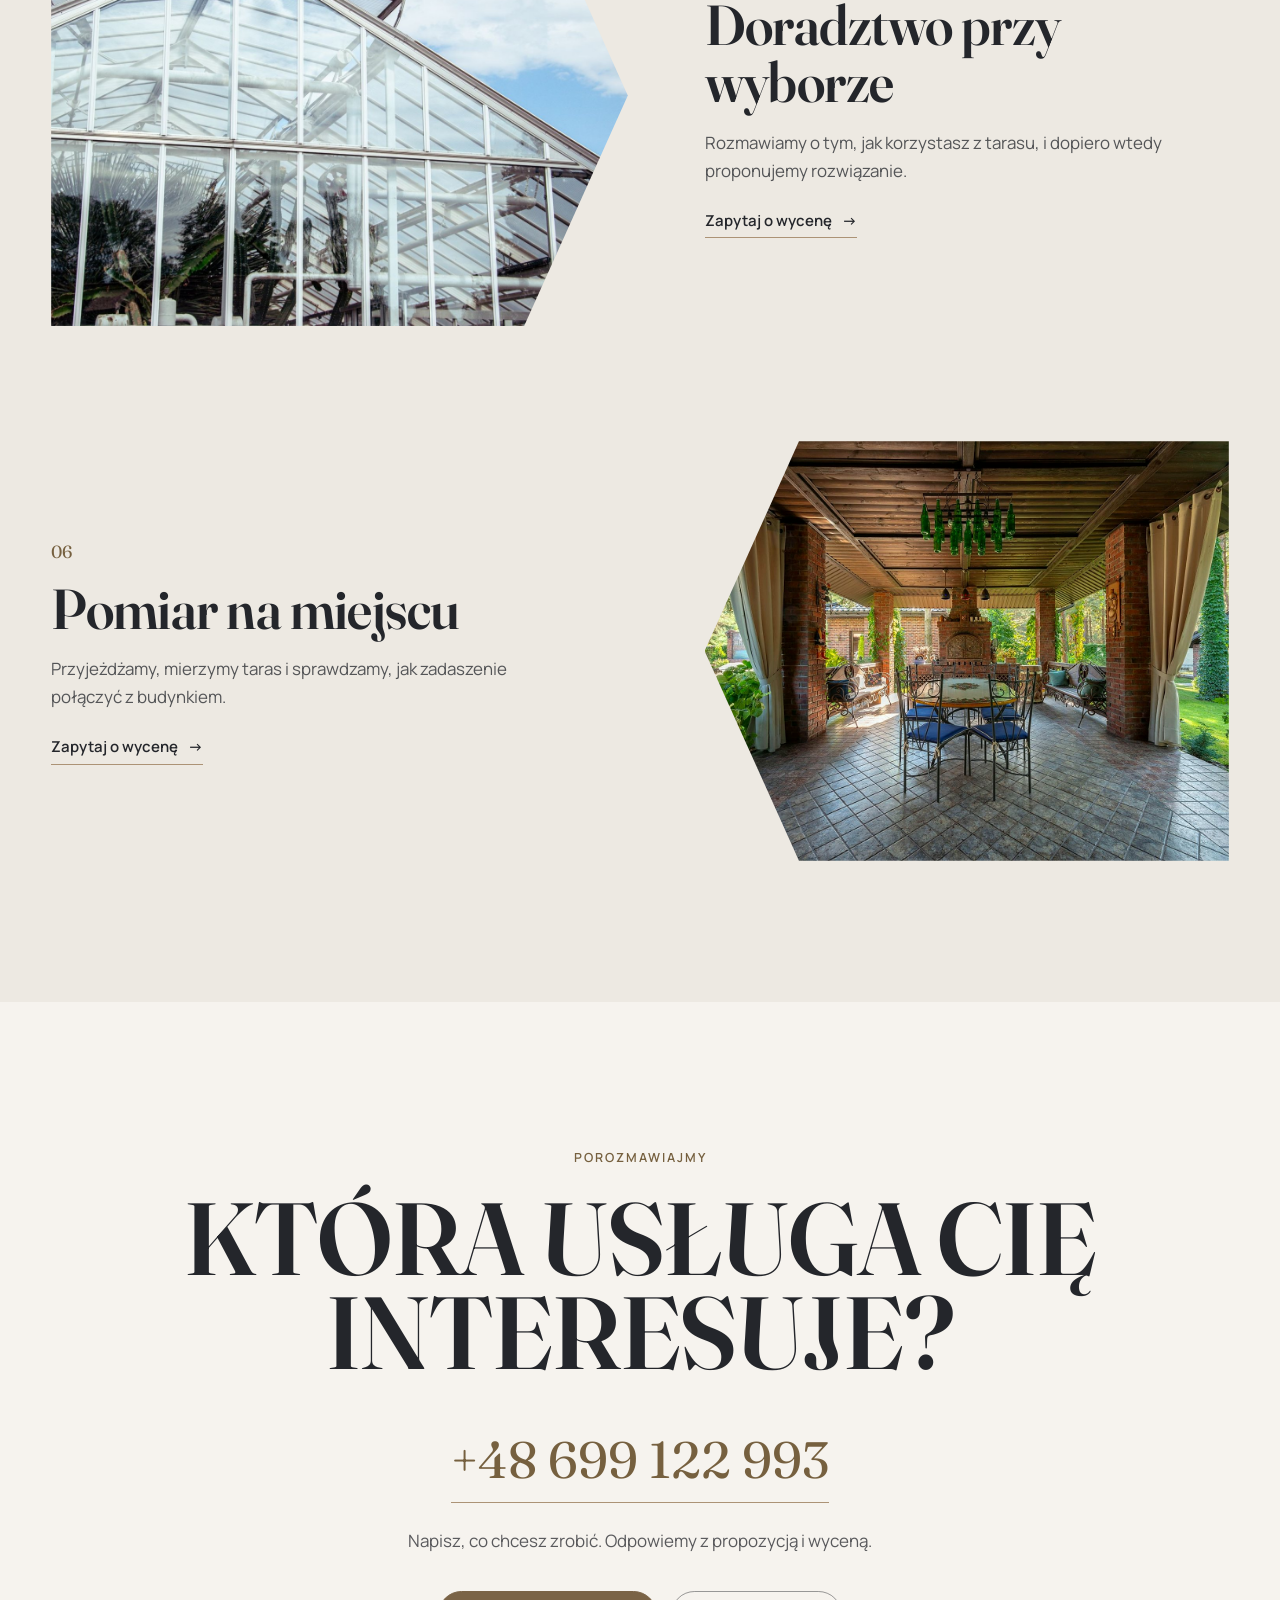
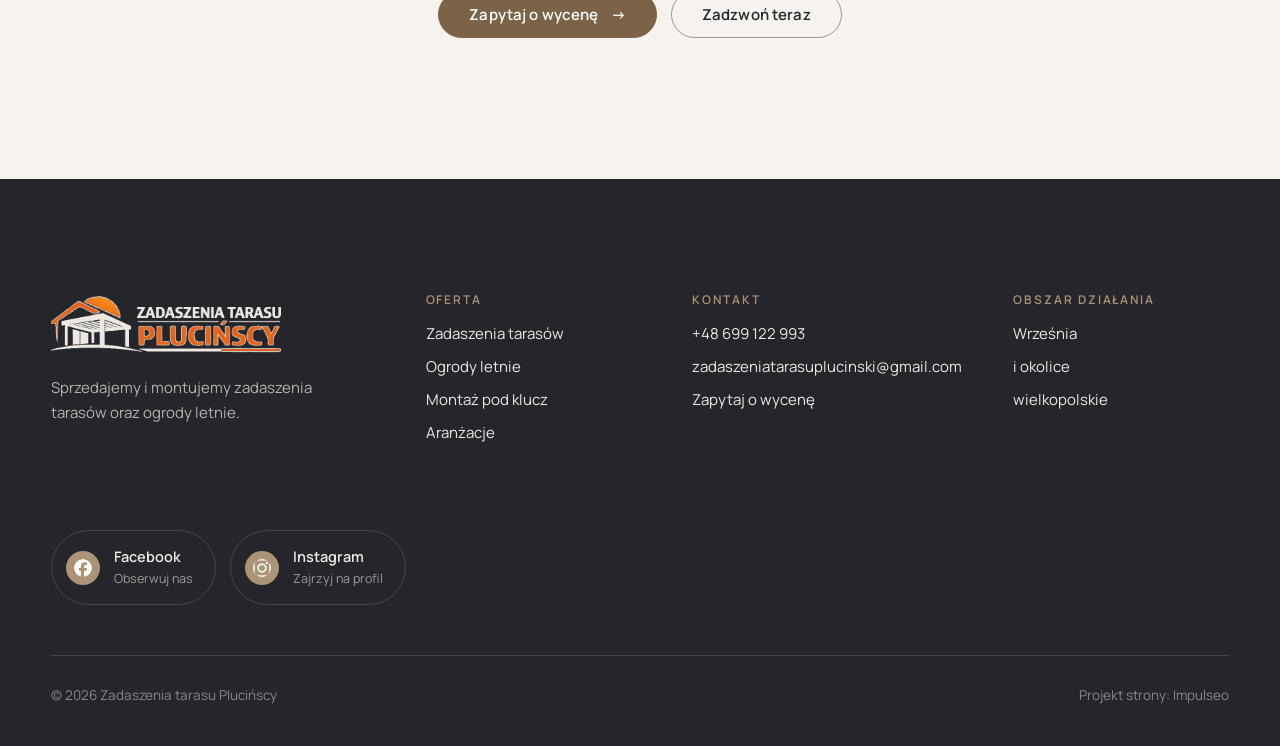
<file: oferta.html>
<!DOCTYPE html>
<html lang="pl">
<head>
<meta charset="UTF-8">
<meta name="viewport" content="width=device-width, initial-scale=1.0">
<title>Oferta - Zadaszenia tarasu Plucińscy</title>
<meta name="description" content="Zadaszenia tarasu Plucińscy - sprzedaż i montaż zadaszeń tarasów oraz ogrodów letnich. Września i okolice.">
<link rel="canonical" href="https://kris20032.github.io/zadaszenia-tarasu-plucinscy/oferta.html">
<meta name="robots" content="noindex, nofollow">
<meta property="og:type" content="website">
<meta property="og:locale" content="pl_PL">
<meta property="og:site_name" content="Zadaszenia tarasu Plucińscy">
<meta property="og:title" content="Oferta - Zadaszenia tarasu Plucińscy">
<meta property="og:description" content="Zadaszenia tarasu Plucińscy - sprzedaż i montaż zadaszeń tarasów oraz ogrodów letnich. Września i okolice.">
<meta property="og:url" content="https://kris20032.github.io/zadaszenia-tarasu-plucinscy/oferta.html">
<meta property="og:image" content="https://kris20032.github.io/zadaszenia-tarasu-plucinscy/img/og.jpg">
<meta property="og:image:width" content="1200">
<meta property="og:image:height" content="630">
<meta name="twitter:card" content="summary_large_image">
<link rel="preconnect" href="https://fonts.googleapis.com">
<link rel="preconnect" href="https://fonts.gstatic.com" crossorigin>
<link href="https://fonts.googleapis.com/css2?family=Fraunces:ital,opsz,wght@0,9..144,400;0,9..144,500;0,9..144,600;1,9..144,400&family=Manrope:wght@400;500;600;700&display=swap" rel="stylesheet">
<link rel="stylesheet" href="assets/styles.css?v=20261028">
</head>
<body>

<header class="nav">
  <div class="wrap nav-inner">
    <a class="brand brand-has-logo" href="index.html"><img class="brand-logo" src="img/logo.png" alt="Zadaszenia tarasu Plucińscy" width="642" height="166" decoding="async"></a>
    <button class="nav-toggle" aria-label="Otwórz menu" aria-expanded="false"><span class="bars"><i></i><i></i></span><span class="lbl">Menu</span></button>
    <a class="nav-phone" href="tel:+48699122993" aria-label="Zadzwoń +48 699 122 993"><span class="num">+48 699 122 993</span><span class="arr">→</span><span class="ico"><svg width="18" height="18" viewBox="0 0 24 24" fill="none" aria-hidden="true"><path d="M6.6 10.8a15.5 15.5 0 0 0 6.6 6.6l2.2-2.2a1 1 0 0 1 1-.24 11.4 11.4 0 0 0 3.6.58 1 1 0 0 1 1 1V20a1 1 0 0 1-1 1A17 17 0 0 1 3 4a1 1 0 0 1 1-1h3.5a1 1 0 0 1 1 1c0 1.25.2 2.46.58 3.6a1 1 0 0 1-.25 1l-2.23 2.2Z" fill="currentColor"/></svg></span></a>
  </div>
</header>
<div class="menu" aria-hidden="true">
  <div class="wrap menu-top">
    <a class="brand" href="index.html"><img class="brand-logo" src="img/logo-light.png" alt="Zadaszenia tarasu Plucińscy" width="642" height="166" decoding="async"></a>
    <button class="menu-close" aria-label="Zamknij menu">Zamknij <svg width="12" height="12" viewBox="0 0 24 24" fill="none" aria-hidden="true"><path d="M5 5l14 14M19 5L5 19" stroke="currentColor" stroke-width="2.2" stroke-linecap="round"/></svg></button>
    <span></span>
  </div>
  <div class="wrap menu-body">
    <nav class="menu-links">
      <a href="index.html">Start</a>
      <a href="oferta.html">Oferta</a>
      <a href="realizacje.html">Aranżacje</a>
      <a href="o-nas.html">O&nbsp;nas</a>
      <a href="kontakt.html">Kontakt</a>
    </nav>
    <div class="menu-side">
      <div><h4>Telefon</h4><a href="tel:+48699122993">+48 699 122 993</a></div>
      <div><h4>E-mail</h4><a href="mailto:zadaszeniatarasuplucinski@gmail.com">zadaszeniatarasuplucinski@gmail.com</a></div>
      <div><h4>Obszar</h4>Września i&nbsp;okolice, wielkopolskie</div>
    </div>
  </div>
</div>

<main>
<section class="pagehead">
  <img src="img/g8.jpg" alt="Zadaszenia tarasu Plucińscy - oferta" width="1600" height="1066" decoding="async" fetchpriority="high">
  <div class="wrap">
    <div class="ph-copy reveal">
      <span class="kicker">Oferta</span>
      <h1>Zadaszenia i&nbsp;ogrody letnie</h1>
      <p>Zajmujemy się sprzedażą i&nbsp;montażem, od doboru rozwiązania po gotowe zadaszenie na Twoim tarasie. Napisz, jaki masz taras, a&nbsp;podpowiemy, co się sprawdzi.</p>
    </div>
  </div>
</section>
<section class="rows">
  <div class="wrap">
    <div class="row reveal">
      <figure class="row-art"><img src="img/g9.jpg" alt="Zadaszenia tarasów" width="1600" height="1066" decoding="async"></figure>
      <div>
        <span class="no">01</span>
        <h2>Zadaszenia tarasów</h2>
        <p>Dach nad tarasem dobrany do domu i&nbsp;wielkości tarasu. Osłania przed deszczem i&nbsp;ostrym słońcem, więc taras służy przez cały sezon.</p>
        <a class="more" href="kontakt.html">Zapytaj o&nbsp;wycenę <span class="arr">→</span></a>
      </div>
    </div>
    <div class="row rev reveal">
      <figure class="row-art"><img src="img/g3.jpg" alt="Ogrody letnie" width="1600" height="1066" decoding="async"></figure>
      <div>
        <span class="no">02</span>
        <h2>Ogrody letnie</h2>
        <p>Zadaszenie z&nbsp;zabudową boczną, dzięki której taras staje się dodatkowym pokojem od wiosny do jesieni.</p>
        <a class="more" href="kontakt.html">Zapytaj o&nbsp;wycenę <span class="arr">→</span></a>
      </div>
    </div>
    <div class="row reveal">
      <figure class="row-art"><img src="img/g4.jpg" alt="Sprzedaż zadaszeń" loading="lazy" width="1600" height="1066" decoding="async"></figure>
      <div>
        <span class="no">03</span>
        <h2>Sprzedaż zadaszeń</h2>
        <p>Pomagamy wybrać konstrukcję i&nbsp;pokrycie, które pasują do budynku i&nbsp;Twoich potrzeb.</p>
        <a class="more" href="kontakt.html">Zapytaj o&nbsp;wycenę <span class="arr">→</span></a>
      </div>
    </div>
    <div class="row rev reveal">
      <figure class="row-art"><img src="img/g5.jpg" alt="Montaż pod klucz" loading="lazy" width="1600" height="1066" decoding="async"></figure>
      <div>
        <span class="no">04</span>
        <h2>Montaż pod klucz</h2>
        <p>Pomiar, dostawa i&nbsp;montaż w&nbsp;jednych rękach. Nie musisz szukać osobnej ekipy ani pilnować kilku wykonawców.</p>
        <a class="more" href="kontakt.html">Zapytaj o&nbsp;wycenę <span class="arr">→</span></a>
      </div>
    </div>
    <div class="row reveal">
      <figure class="row-art"><img src="img/g6.jpg" alt="Doradztwo przy wyborze" loading="lazy" width="1600" height="1066" decoding="async"></figure>
      <div>
        <span class="no">05</span>
        <h2>Doradztwo przy wyborze</h2>
        <p>Rozmawiamy o&nbsp;tym, jak korzystasz z&nbsp;tarasu, i&nbsp;dopiero wtedy proponujemy rozwiązanie.</p>
        <a class="more" href="kontakt.html">Zapytaj o&nbsp;wycenę <span class="arr">→</span></a>
      </div>
    </div>
    <div class="row rev reveal">
      <figure class="row-art"><img src="img/g7.jpg" alt="Pomiar na miejscu" loading="lazy" width="1600" height="1066" decoding="async"></figure>
      <div>
        <span class="no">06</span>
        <h2>Pomiar na miejscu</h2>
        <p>Przyjeżdżamy, mierzymy taras i&nbsp;sprawdzamy, jak zadaszenie połączyć z&nbsp;budynkiem.</p>
        <a class="more" href="kontakt.html">Zapytaj o&nbsp;wycenę <span class="arr">→</span></a>
      </div>
    </div>
  </div>
</section>
<section class="cta">
  <div class="wrap reveal">
    <span class="kicker">Porozmawiajmy</span>
    <h2>Która usługa Cię interesuje?</h2>
    <a class="tel" href="tel:+48699122993">+48 699 122 993</a>
    <p>Napisz, co chcesz zrobić. Odpowiemy z&nbsp;propozycją i&nbsp;wyceną.</p>
    <div class="cta-actions">
      <a href="kontakt.html" class="btn btn-fill">Zapytaj o&nbsp;wycenę <span class="arr">→</span></a>
      <a href="tel:+48699122993" class="btn">Zadzwoń teraz</a>
    </div>
  </div>
</section>
</main>

<footer>
  <div class="wrap">
    <div class="foot-top">
      <div class="foot-brand">
        <img src="img/logo-light.png" alt="Zadaszenia tarasu Plucińscy" width="642" height="166" loading="lazy" decoding="async">
        <p>Sprzedajemy i&nbsp;montujemy zadaszenia tarasów oraz ogrody letnie.</p>
      </div>
      <div class="foot-col">
        <h4>Oferta</h4>
        <a href="oferta.html">Zadaszenia tarasów</a>
        <a href="oferta.html">Ogrody letnie</a>
        <a href="oferta.html">Montaż pod klucz</a>
        <a href="realizacje.html">Aranżacje</a>
      </div>
      <div class="foot-col">
        <h4>Kontakt</h4>
        <a href="tel:+48699122993">+48 699 122 993</a>
        <a href="mailto:zadaszeniatarasuplucinski@gmail.com">zadaszeniatarasuplucinski@gmail.com</a>
        <a href="kontakt.html">Zapytaj o&nbsp;wycenę</a>
      </div>
      <div class="foot-col">
        <h4>Obszar działania</h4>
        <span>Września</span>
        <span>i&nbsp;okolice</span>
        <span>wielkopolskie</span>
      </div>
    </div>
    <div class="foot-soc">
      <a class="soc" href="https://www.facebook.com/Zadaszeniatarasuplucinski/" target="_blank" rel="noopener" aria-label="Facebook - Zadaszenia tarasu Plucińscy"><svg viewBox="0 0 24 24" aria-hidden="true" focusable="false"><path d="M9.101 23.691v-7.98H6.627v-3.667h2.474v-1.58c0-4.085 1.848-5.978 5.858-5.978.401 0 .955.042 1.468.103a8.68 8.68 0 0 1 1.141.195v3.325a8.623 8.623 0 0 0-.653-.036 26.805 26.805 0 0 0-.733-.009c-.707 0-1.259.096-1.675.309a1.686 1.686 0 0 0-.679.622c-.258.42-.374.995-.374 1.752v1.297h3.919l-.386 2.103-.287 1.564h-3.246v8.245C19.396 23.238 24 18.179 24 12.044c0-6.627-5.373-12-12-12s-12 5.373-12 12c0 5.628 3.874 10.35 9.101 11.647Z" fill="currentColor"/></svg><span><b>Facebook</b><small>Obserwuj nas</small></span></a>
      <a class="soc" href="https://www.instagram.com/zadaszeniatarasuplucinscy/" target="_blank" rel="noopener" aria-label="Instagram - Zadaszenia tarasu Plucińscy"><svg viewBox="0 0 24 24" aria-hidden="true" focusable="false"><path d="M7.0301.084c-1.2768.0602-2.1487.264-2.911.5634-.7888.3075-1.4575.72-2.1228 1.3877-.6652.6677-1.075 1.3368-1.3802 2.127-.2954.7638-.4956 1.6365-.552 2.914-.0564 1.2775-.0689 1.6882-.0626 4.947.0062 3.2586.0206 3.6671.0825 4.9473.061 1.2765.264 2.1482.5635 2.9107.308.7889.72 1.4573 1.388 2.1228.6679.6655 1.3365 1.0743 2.1285 1.38.7632.295 1.6361.4961 2.9134.552 1.2773.056 1.6884.069 4.9462.0627 3.2578-.0062 3.668-.0207 4.9478-.0814 1.28-.0607 2.147-.2652 2.9098-.5633.7889-.3086 1.4578-.72 2.1228-1.3881.665-.6682 1.0745-1.3378 1.3795-2.1284.2957-.7632.4966-1.636.552-2.9124.056-1.2809.0692-1.6898.063-4.948-.0063-3.2583-.021-3.6668-.0817-4.9465-.0607-1.2797-.264-2.1487-.5633-2.9117-.3084-.7889-.72-1.4568-1.3876-2.1228C21.2982 1.33 20.628.9208 19.8378.6165 19.074.321 18.2017.1197 16.9244.0645 15.6471.0093 15.236-.005 11.977.0014 8.718.0076 8.31.0215 7.0301.0839m.1402 21.6932c-1.17-.0509-1.8053-.2453-2.2287-.408-.5606-.216-.96-.4771-1.3819-.895-.422-.4178-.6811-.8186-.9-1.378-.1644-.4234-.3624-1.058-.4171-2.228-.0595-1.2645-.072-1.6442-.079-4.848-.007-3.2037.0053-3.583.0607-4.848.05-1.169.2456-1.805.408-2.2282.216-.5613.4762-.96.895-1.3816.4188-.4217.8184-.6814 1.3783-.9003.423-.1651 1.0575-.3614 2.227-.4171 1.2655-.06 1.6447-.072 4.848-.079 3.2033-.007 3.5835.005 4.8495.0608 1.169.0508 1.8053.2445 2.228.408.5608.216.96.4754 1.3816.895.4217.4194.6816.8176.9005 1.3787.1653.4217.3617 1.056.4169 2.2263.0602 1.2655.0739 1.645.0796 4.848.0058 3.203-.0055 3.5834-.061 4.848-.051 1.17-.245 1.8055-.408 2.2294-.216.5604-.4763.96-.8954 1.3814-.419.4215-.8181.6811-1.3783.9-.4224.1649-1.0577.3617-2.2262.4174-1.2656.0595-1.6448.072-4.8493.079-3.2045.007-3.5825-.006-4.848-.0608M16.953 5.5864A1.44 1.44 0 1 0 18.39 4.144a1.44 1.44 0 0 0-1.437 1.4424M5.8385 12.012c.0067 3.4032 2.7706 6.1557 6.173 6.1493 3.4026-.0065 6.157-2.7701 6.1506-6.1733-.0065-3.4032-2.771-6.1565-6.174-6.1498-3.403.0067-6.156 2.771-6.1496 6.1738M8 12.0077a4 4 0 1 1 4.008 3.9921A3.9996 3.9996 0 0 1 8 12.0077" fill="currentColor"/></svg><span><b>Instagram</b><small>Zajrzyj na profil</small></span></a>
    </div>
    <div class="foot-bot">
      <span>© 2026 Zadaszenia tarasu Plucińscy</span>
      <span>Projekt strony: <a class="foot-credit" href="https://impulseo.pl" target="_blank" rel="noopener">Impulseo</a></span>
    </div>
  </div>
</footer>
<div class="sticky-reserve"><a class="sr-book" href="kontakt.html">Zapytaj o&nbsp;wycenę</a><a class="sr-call" href="tel:+48699122993" aria-label="Zadzwoń"><svg width="18" height="18" viewBox="0 0 24 24" fill="none" aria-hidden="true"><path d="M6.6 10.8a15.5 15.5 0 0 0 6.6 6.6l2.2-2.2a1 1 0 0 1 1-.24 11.4 11.4 0 0 0 3.6.58 1 1 0 0 1 1 1V20a1 1 0 0 1-1 1A17 17 0 0 1 3 4a1 1 0 0 1 1-1h3.5a1 1 0 0 1 1 1c0 1.25.2 2.46.58 3.6a1 1 0 0 1-.25 1l-2.23 2.2Z" fill="currentColor"/></svg></a></div>
<div class="demo-wazne" data-do="2026-11-03" data-cykl="3" hidden><svg class="dw-ico" width="13" height="13" viewBox="0 0 24 24" fill="none" aria-hidden="true"><circle cx="12" cy="12" r="8.6" stroke="currentColor" stroke-width="1.8"/><path d="M12 7.2V12l3.3 2" stroke="currentColor" stroke-width="1.8" stroke-linecap="round"/></svg><span class="dw-txt"></span></div>

<script src="assets/main.js?v=20261028"></script>
</body>
</html>
</file>
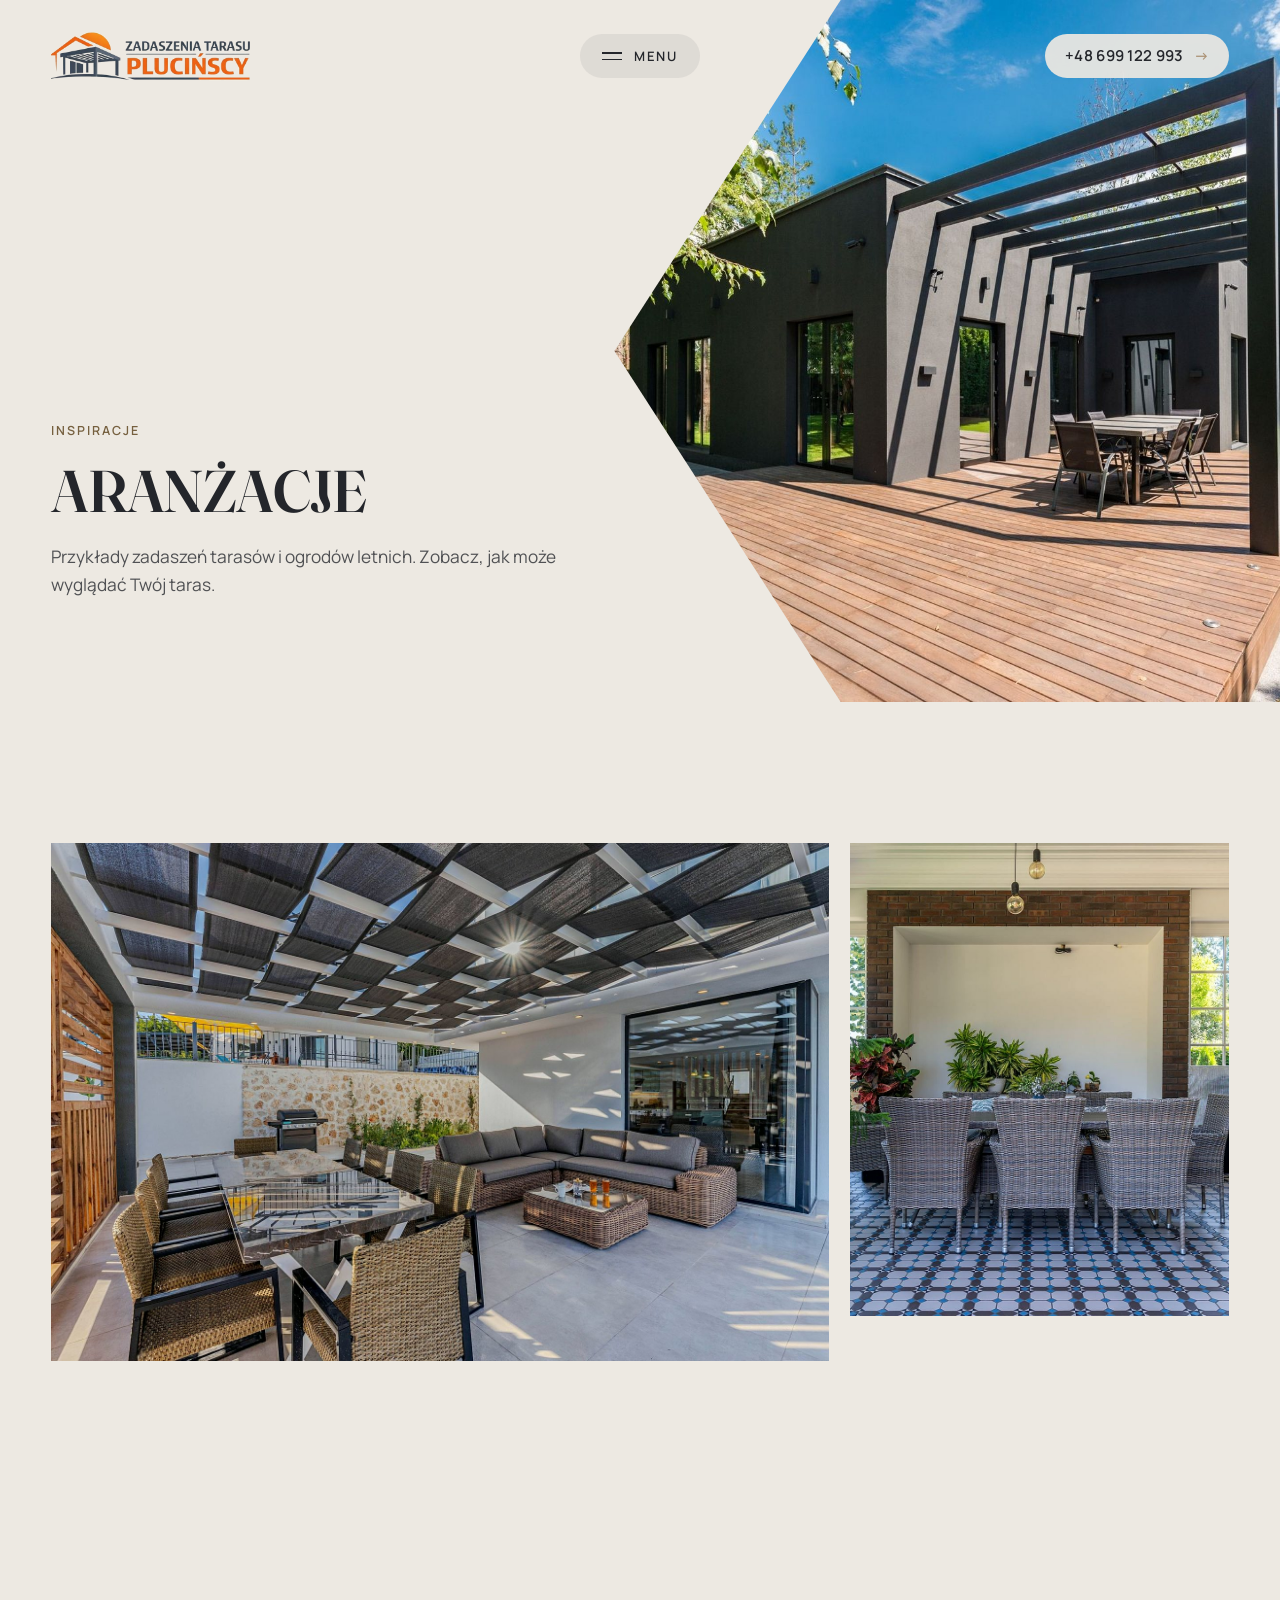
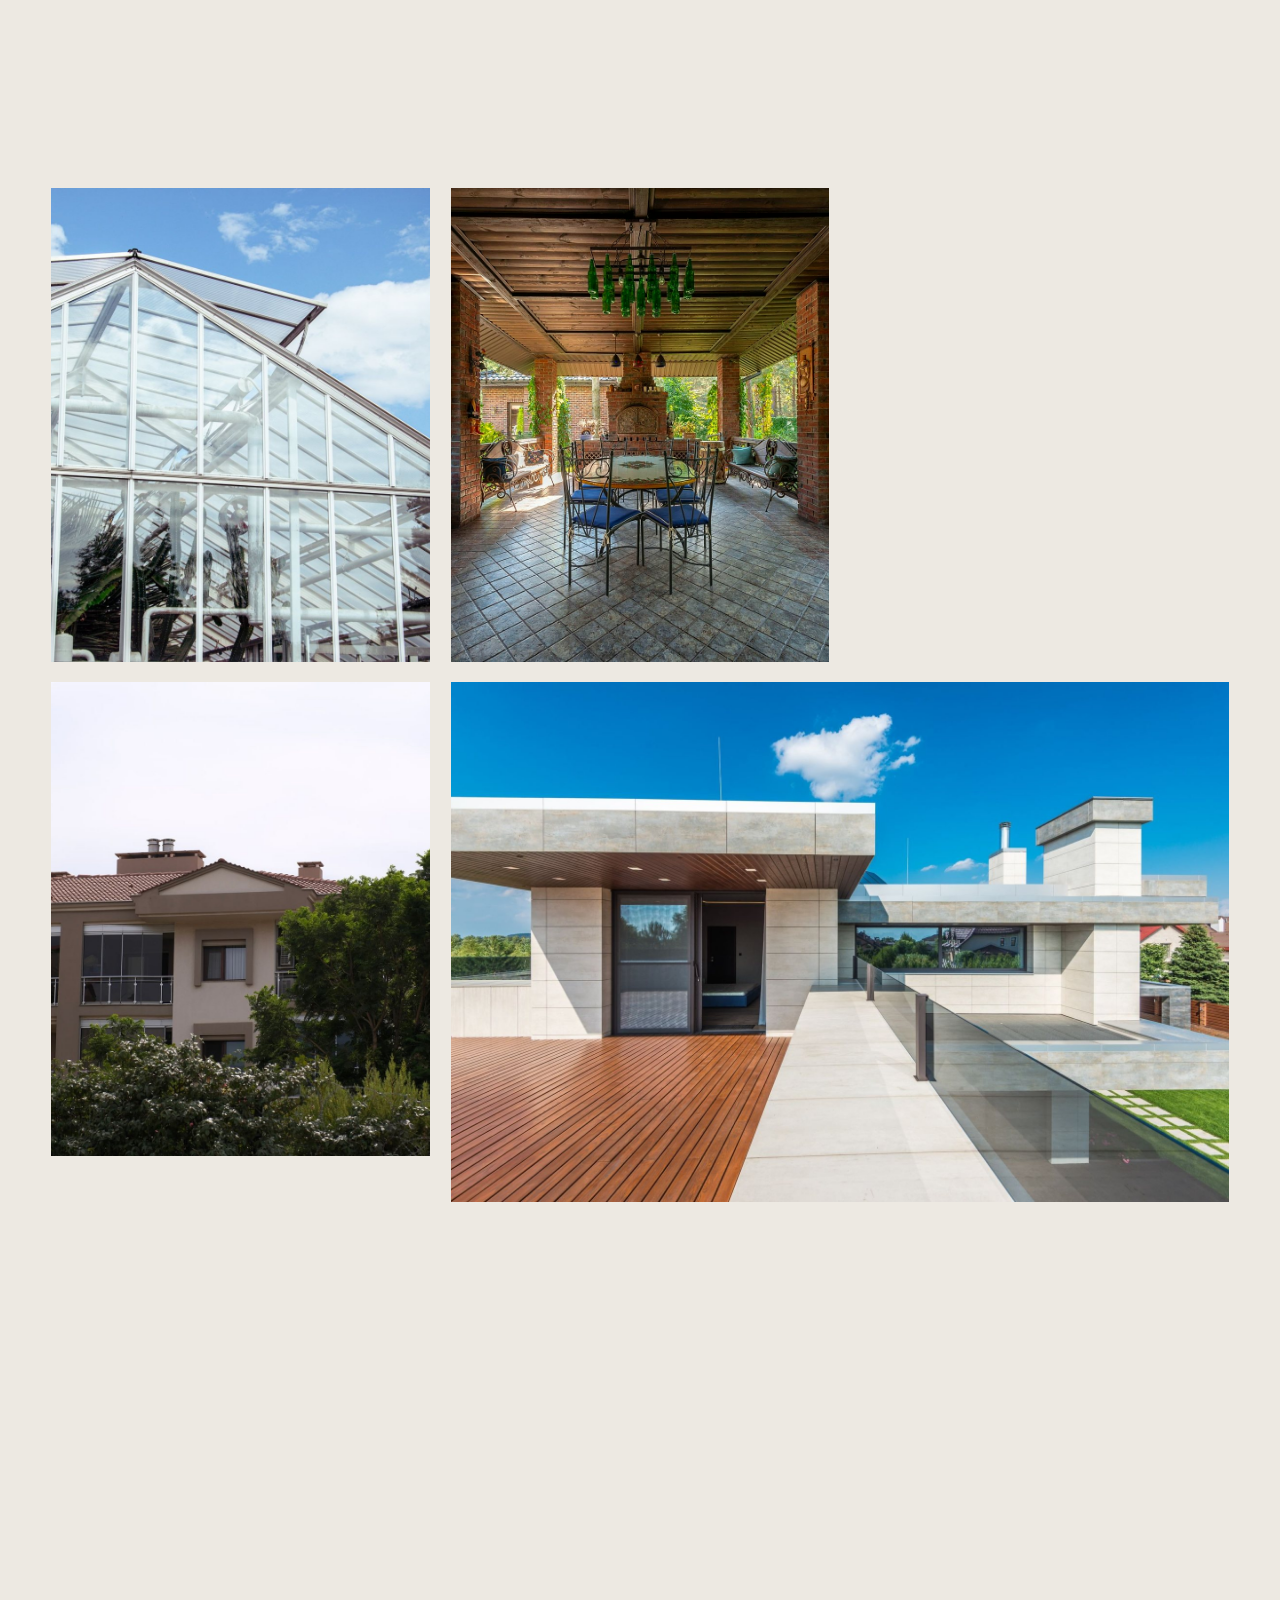
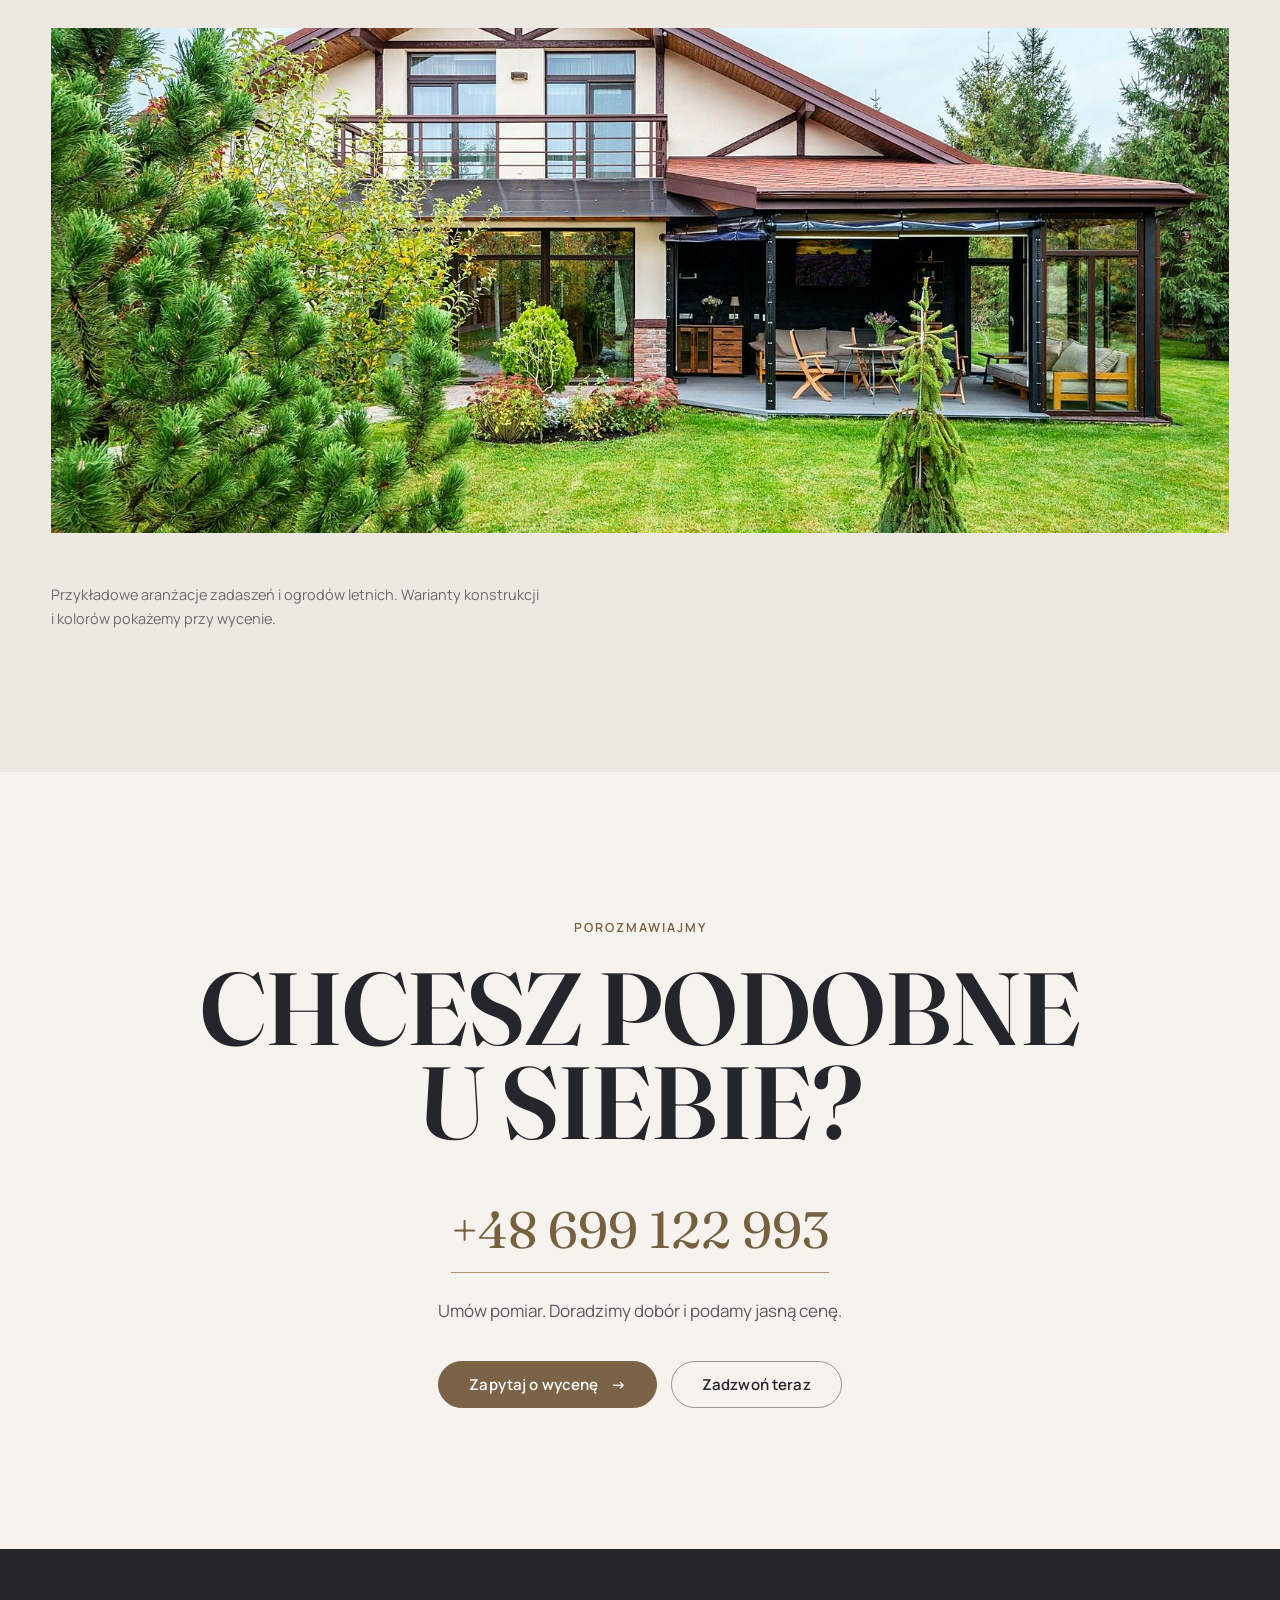
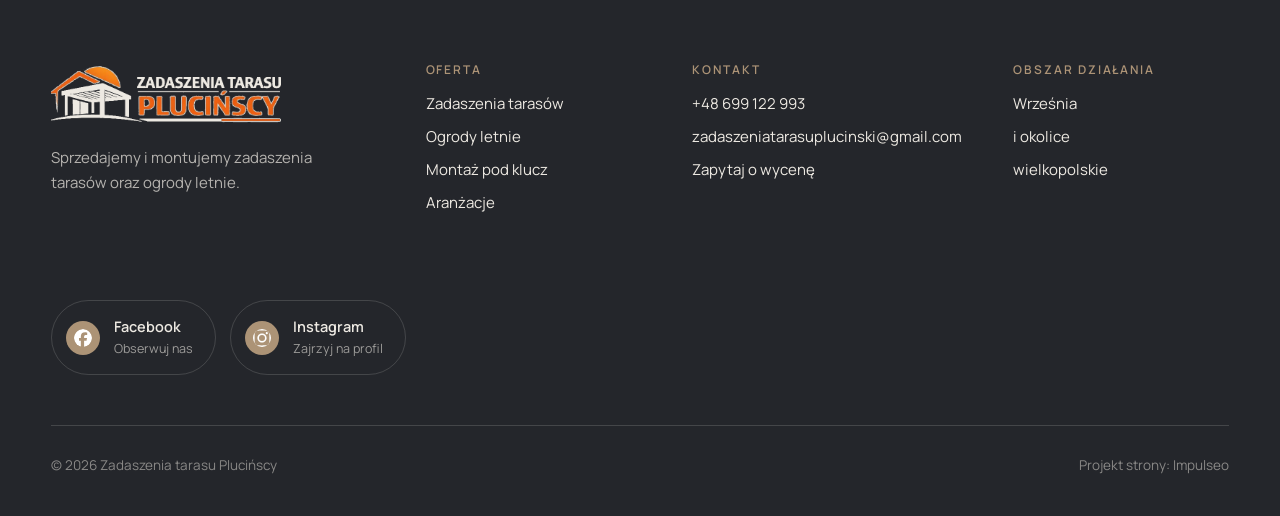
<file: realizacje.html>
<!DOCTYPE html>
<html lang="pl">
<head>
<meta charset="UTF-8">
<meta name="viewport" content="width=device-width, initial-scale=1.0">
<title>Realizacje - Zadaszenia tarasu Plucińscy</title>
<meta name="description" content="Realizacje Zadaszenia tarasu Plucińscy: Ogród letni przy domu, Zadaszenie tarasu, Strefa wypoczynku pod dachem, Taras pod zadaszeniem, Przeszklenie tarasu">
<link rel="canonical" href="https://kris20032.github.io/zadaszenia-tarasu-plucinscy/realizacje.html">
<meta name="robots" content="noindex, nofollow">
<meta property="og:type" content="website">
<meta property="og:locale" content="pl_PL">
<meta property="og:site_name" content="Zadaszenia tarasu Plucińscy">
<meta property="og:title" content="Realizacje - Zadaszenia tarasu Plucińscy">
<meta property="og:description" content="Realizacje Zadaszenia tarasu Plucińscy: Ogród letni przy domu, Zadaszenie tarasu, Strefa wypoczynku pod dachem, Taras pod zadaszeniem, Przeszklenie tarasu">
<meta property="og:url" content="https://kris20032.github.io/zadaszenia-tarasu-plucinscy/realizacje.html">
<meta property="og:image" content="https://kris20032.github.io/zadaszenia-tarasu-plucinscy/img/og.jpg">
<meta property="og:image:width" content="1200">
<meta property="og:image:height" content="630">
<meta name="twitter:card" content="summary_large_image">
<link rel="preconnect" href="https://fonts.googleapis.com">
<link rel="preconnect" href="https://fonts.gstatic.com" crossorigin>
<link href="https://fonts.googleapis.com/css2?family=Fraunces:ital,opsz,wght@0,9..144,400;0,9..144,500;0,9..144,600;1,9..144,400&family=Manrope:wght@400;500;600;700&display=swap" rel="stylesheet">
<link rel="stylesheet" href="assets/styles.css?v=20261028">
</head>
<body>

<header class="nav">
  <div class="wrap nav-inner">
    <a class="brand brand-has-logo" href="index.html"><img class="brand-logo" src="img/logo.png" alt="Zadaszenia tarasu Plucińscy" width="642" height="166" decoding="async"></a>
    <button class="nav-toggle" aria-label="Otwórz menu" aria-expanded="false"><span class="bars"><i></i><i></i></span><span class="lbl">Menu</span></button>
    <a class="nav-phone" href="tel:+48699122993" aria-label="Zadzwoń +48 699 122 993"><span class="num">+48 699 122 993</span><span class="arr">→</span><span class="ico"><svg width="18" height="18" viewBox="0 0 24 24" fill="none" aria-hidden="true"><path d="M6.6 10.8a15.5 15.5 0 0 0 6.6 6.6l2.2-2.2a1 1 0 0 1 1-.24 11.4 11.4 0 0 0 3.6.58 1 1 0 0 1 1 1V20a1 1 0 0 1-1 1A17 17 0 0 1 3 4a1 1 0 0 1 1-1h3.5a1 1 0 0 1 1 1c0 1.25.2 2.46.58 3.6a1 1 0 0 1-.25 1l-2.23 2.2Z" fill="currentColor"/></svg></span></a>
  </div>
</header>
<div class="menu" aria-hidden="true">
  <div class="wrap menu-top">
    <a class="brand" href="index.html"><img class="brand-logo" src="img/logo-light.png" alt="Zadaszenia tarasu Plucińscy" width="642" height="166" decoding="async"></a>
    <button class="menu-close" aria-label="Zamknij menu">Zamknij <svg width="12" height="12" viewBox="0 0 24 24" fill="none" aria-hidden="true"><path d="M5 5l14 14M19 5L5 19" stroke="currentColor" stroke-width="2.2" stroke-linecap="round"/></svg></button>
    <span></span>
  </div>
  <div class="wrap menu-body">
    <nav class="menu-links">
      <a href="index.html">Start</a>
      <a href="oferta.html">Oferta</a>
      <a href="realizacje.html">Aranżacje</a>
      <a href="o-nas.html">O&nbsp;nas</a>
      <a href="kontakt.html">Kontakt</a>
    </nav>
    <div class="menu-side">
      <div><h4>Telefon</h4><a href="tel:+48699122993">+48 699 122 993</a></div>
      <div><h4>E-mail</h4><a href="mailto:zadaszeniatarasuplucinski@gmail.com">zadaszeniatarasuplucinski@gmail.com</a></div>
      <div><h4>Obszar</h4>Września i&nbsp;okolice, wielkopolskie</div>
    </div>
  </div>
</div>

<main>
<section class="pagehead">
  <img src="img/g1.jpg" alt="Zadaszenia tarasu Plucińscy - aranżacje" width="1600" height="1066" decoding="async" fetchpriority="high">
  <div class="wrap">
    <div class="ph-copy reveal">
      <span class="kicker">Inspiracje</span>
      <h1>Aranżacje</h1>
      <p>Przykłady zadaszeń tarasów i&nbsp;ogrodów letnich. Zobacz, jak może wyglądać Twój taras.</p>
    </div>
  </div>
</section>
<section class="gal">
  <div class="wrap">
    <div class="gallery">
      <figure class="tile wide reveal"><img src="img/g2.jpg" alt="Zadaszenie tarasu - aranżacja" width="1600" height="1066" decoding="async"></figure>
      <figure class="tile reveal"><img src="img/g3.jpg" alt="Zadaszenie tarasu - aranżacja" width="1600" height="1066" decoding="async"></figure>
      <figure class="tile half reveal"><img src="img/g4.jpg" alt="Zadaszenie tarasu - aranżacja" width="1600" height="1066" decoding="async"></figure>
      <figure class="tile half reveal"><img src="img/g5.jpg" alt="Zadaszenie tarasu - aranżacja" width="1600" height="1066" decoding="async"></figure>
      <figure class="tile reveal"><img src="img/g6.jpg" alt="Zadaszenie tarasu - aranżacja" loading="lazy" width="1600" height="1066" decoding="async"></figure>
      <figure class="tile reveal"><img src="img/g7.jpg" alt="Zadaszenie tarasu - aranżacja" loading="lazy" width="1600" height="1066" decoding="async"></figure>
      <figure class="tile reveal"><img src="img/g8.jpg" alt="Zadaszenie tarasu - aranżacja" loading="lazy" width="1600" height="1066" decoding="async"></figure>
      <figure class="tile reveal"><img src="img/g9.jpg" alt="Zadaszenie tarasu - aranżacja" loading="lazy" width="1600" height="1066" decoding="async"></figure>
      <figure class="tile wide reveal"><img src="img/g10.jpg" alt="Zadaszenie tarasu - aranżacja" loading="lazy" width="1600" height="1066" decoding="async"></figure>
      <figure class="tile half reveal"><img src="img/g11.jpg" alt="Zadaszenie tarasu - aranżacja" loading="lazy" width="1600" height="1066" decoding="async"></figure>
      <figure class="tile half reveal"><img src="img/g12.jpg" alt="Zadaszenie tarasu - aranżacja" loading="lazy" width="1600" height="1066" decoding="async"></figure>
      <figure class="tile full reveal"><img src="img/about.jpg" alt="Zadaszenie tarasu - aranżacja" loading="lazy" width="1600" height="1066" decoding="async"></figure>
    </div>
    <p class="gal-note reveal">Przykładowe aranżacje zadaszeń i&nbsp;ogrodów letnich. Warianty konstrukcji i&nbsp;kolorów pokażemy przy wycenie.</p>
  </div>
</section>
<section class="cta">
  <div class="wrap reveal">
    <span class="kicker">Porozmawiajmy</span>
    <h2>Chcesz podobne u&nbsp;siebie?</h2>
    <a class="tel" href="tel:+48699122993">+48 699 122 993</a>
    <p>Umów pomiar. Doradzimy dobór i&nbsp;podamy jasną cenę.</p>
    <div class="cta-actions">
      <a href="kontakt.html" class="btn btn-fill">Zapytaj o&nbsp;wycenę <span class="arr">→</span></a>
      <a href="tel:+48699122993" class="btn">Zadzwoń teraz</a>
    </div>
  </div>
</section>
</main>

<footer>
  <div class="wrap">
    <div class="foot-top">
      <div class="foot-brand">
        <img src="img/logo-light.png" alt="Zadaszenia tarasu Plucińscy" width="642" height="166" loading="lazy" decoding="async">
        <p>Sprzedajemy i&nbsp;montujemy zadaszenia tarasów oraz ogrody letnie.</p>
      </div>
      <div class="foot-col">
        <h4>Oferta</h4>
        <a href="oferta.html">Zadaszenia tarasów</a>
        <a href="oferta.html">Ogrody letnie</a>
        <a href="oferta.html">Montaż pod klucz</a>
        <a href="realizacje.html">Aranżacje</a>
      </div>
      <div class="foot-col">
        <h4>Kontakt</h4>
        <a href="tel:+48699122993">+48 699 122 993</a>
        <a href="mailto:zadaszeniatarasuplucinski@gmail.com">zadaszeniatarasuplucinski@gmail.com</a>
        <a href="kontakt.html">Zapytaj o&nbsp;wycenę</a>
      </div>
      <div class="foot-col">
        <h4>Obszar działania</h4>
        <span>Września</span>
        <span>i&nbsp;okolice</span>
        <span>wielkopolskie</span>
      </div>
    </div>
    <div class="foot-soc">
      <a class="soc" href="https://www.facebook.com/Zadaszeniatarasuplucinski/" target="_blank" rel="noopener" aria-label="Facebook - Zadaszenia tarasu Plucińscy"><svg viewBox="0 0 24 24" aria-hidden="true" focusable="false"><path d="M9.101 23.691v-7.98H6.627v-3.667h2.474v-1.58c0-4.085 1.848-5.978 5.858-5.978.401 0 .955.042 1.468.103a8.68 8.68 0 0 1 1.141.195v3.325a8.623 8.623 0 0 0-.653-.036 26.805 26.805 0 0 0-.733-.009c-.707 0-1.259.096-1.675.309a1.686 1.686 0 0 0-.679.622c-.258.42-.374.995-.374 1.752v1.297h3.919l-.386 2.103-.287 1.564h-3.246v8.245C19.396 23.238 24 18.179 24 12.044c0-6.627-5.373-12-12-12s-12 5.373-12 12c0 5.628 3.874 10.35 9.101 11.647Z" fill="currentColor"/></svg><span><b>Facebook</b><small>Obserwuj nas</small></span></a>
      <a class="soc" href="https://www.instagram.com/zadaszeniatarasuplucinscy/" target="_blank" rel="noopener" aria-label="Instagram - Zadaszenia tarasu Plucińscy"><svg viewBox="0 0 24 24" aria-hidden="true" focusable="false"><path d="M7.0301.084c-1.2768.0602-2.1487.264-2.911.5634-.7888.3075-1.4575.72-2.1228 1.3877-.6652.6677-1.075 1.3368-1.3802 2.127-.2954.7638-.4956 1.6365-.552 2.914-.0564 1.2775-.0689 1.6882-.0626 4.947.0062 3.2586.0206 3.6671.0825 4.9473.061 1.2765.264 2.1482.5635 2.9107.308.7889.72 1.4573 1.388 2.1228.6679.6655 1.3365 1.0743 2.1285 1.38.7632.295 1.6361.4961 2.9134.552 1.2773.056 1.6884.069 4.9462.0627 3.2578-.0062 3.668-.0207 4.9478-.0814 1.28-.0607 2.147-.2652 2.9098-.5633.7889-.3086 1.4578-.72 2.1228-1.3881.665-.6682 1.0745-1.3378 1.3795-2.1284.2957-.7632.4966-1.636.552-2.9124.056-1.2809.0692-1.6898.063-4.948-.0063-3.2583-.021-3.6668-.0817-4.9465-.0607-1.2797-.264-2.1487-.5633-2.9117-.3084-.7889-.72-1.4568-1.3876-2.1228C21.2982 1.33 20.628.9208 19.8378.6165 19.074.321 18.2017.1197 16.9244.0645 15.6471.0093 15.236-.005 11.977.0014 8.718.0076 8.31.0215 7.0301.0839m.1402 21.6932c-1.17-.0509-1.8053-.2453-2.2287-.408-.5606-.216-.96-.4771-1.3819-.895-.422-.4178-.6811-.8186-.9-1.378-.1644-.4234-.3624-1.058-.4171-2.228-.0595-1.2645-.072-1.6442-.079-4.848-.007-3.2037.0053-3.583.0607-4.848.05-1.169.2456-1.805.408-2.2282.216-.5613.4762-.96.895-1.3816.4188-.4217.8184-.6814 1.3783-.9003.423-.1651 1.0575-.3614 2.227-.4171 1.2655-.06 1.6447-.072 4.848-.079 3.2033-.007 3.5835.005 4.8495.0608 1.169.0508 1.8053.2445 2.228.408.5608.216.96.4754 1.3816.895.4217.4194.6816.8176.9005 1.3787.1653.4217.3617 1.056.4169 2.2263.0602 1.2655.0739 1.645.0796 4.848.0058 3.203-.0055 3.5834-.061 4.848-.051 1.17-.245 1.8055-.408 2.2294-.216.5604-.4763.96-.8954 1.3814-.419.4215-.8181.6811-1.3783.9-.4224.1649-1.0577.3617-2.2262.4174-1.2656.0595-1.6448.072-4.8493.079-3.2045.007-3.5825-.006-4.848-.0608M16.953 5.5864A1.44 1.44 0 1 0 18.39 4.144a1.44 1.44 0 0 0-1.437 1.4424M5.8385 12.012c.0067 3.4032 2.7706 6.1557 6.173 6.1493 3.4026-.0065 6.157-2.7701 6.1506-6.1733-.0065-3.4032-2.771-6.1565-6.174-6.1498-3.403.0067-6.156 2.771-6.1496 6.1738M8 12.0077a4 4 0 1 1 4.008 3.9921A3.9996 3.9996 0 0 1 8 12.0077" fill="currentColor"/></svg><span><b>Instagram</b><small>Zajrzyj na profil</small></span></a>
    </div>
    <div class="foot-bot">
      <span>© 2026 Zadaszenia tarasu Plucińscy</span>
      <span>Projekt strony: <a class="foot-credit" href="https://impulseo.pl" target="_blank" rel="noopener">Impulseo</a></span>
    </div>
  </div>
</footer>
<div class="sticky-reserve"><a class="sr-book" href="kontakt.html">Zapytaj o&nbsp;wycenę</a><a class="sr-call" href="tel:+48699122993" aria-label="Zadzwoń"><svg width="18" height="18" viewBox="0 0 24 24" fill="none" aria-hidden="true"><path d="M6.6 10.8a15.5 15.5 0 0 0 6.6 6.6l2.2-2.2a1 1 0 0 1 1-.24 11.4 11.4 0 0 0 3.6.58 1 1 0 0 1 1 1V20a1 1 0 0 1-1 1A17 17 0 0 1 3 4a1 1 0 0 1 1-1h3.5a1 1 0 0 1 1 1c0 1.25.2 2.46.58 3.6a1 1 0 0 1-.25 1l-2.23 2.2Z" fill="currentColor"/></svg></a></div>
<div class="demo-wazne" data-do="2026-11-03" data-cykl="3" hidden><svg class="dw-ico" width="13" height="13" viewBox="0 0 24 24" fill="none" aria-hidden="true"><circle cx="12" cy="12" r="8.6" stroke="currentColor" stroke-width="1.8"/><path d="M12 7.2V12l3.3 2" stroke="currentColor" stroke-width="1.8" stroke-linecap="round"/></svg><span class="dw-txt"></span></div>

<script src="assets/main.js?v=20261028"></script>
</body>
</html>
</file>
<file: assets/styles.css>
/* Zadaszenia tarasu Plucińscy - motyw „editorial roofing" (grafit, beż, brąz, szeryf w nagłówkach) */
:root{
  --ink:#24262b;
  --ink-2:#2e3036;
  --paper:#ede9e2;
  --paper-2:#e4ded4;
  --paper-3:#f6f3ee;
  --accent:#ac9376;
  --accent-d:#8a7358;
  --accent-soft:rgba(172,147,118,.16);
  --accent-ink:#76603f;
  --accent-btn:#7a6346;
  --line:rgba(36,38,43,.16);
  --line-dark:rgba(237,233,226,.16);
  --serif:"Fraunces",Georgia,"Times New Roman",serif;
  --sans:"Manrope",system-ui,-apple-system,"Segoe UI",sans-serif;
  --wrap:1320px;
  --gut:clamp(20px,4vw,60px);
  --sec:clamp(80px,11vw,160px);
  --ease:cubic-bezier(.2,.7,.2,1);
}
*,*::before,*::after{box-sizing:border-box}
html{-webkit-text-size-adjust:100%;scroll-behavior:smooth}
body{margin:0;background:var(--paper);color:var(--ink);font-family:var(--sans);font-size:17px;line-height:1.65;-webkit-font-smoothing:antialiased}
img{display:block;max-width:100%;height:auto}
a{color:inherit;text-decoration:none}
h1,h2,h3,h4{font-family:var(--serif);font-weight:600;line-height:1.02;margin:0;letter-spacing:-.01em;font-variation-settings:"opsz" 96}
p{margin:0}
.wrap{width:100%;max-width:var(--wrap);margin:0 auto;padding:0 var(--gut)}
section{position:relative}
.kicker{display:inline-block;font-size:12.5px;font-weight:600;letter-spacing:.16em;text-transform:uppercase;color:var(--accent-ink)}
.work .kicker,.steps .kicker{color:var(--accent)}
.muted{color:rgba(36,38,43,.72)}

/* przyciski - pigułki z obrysem jak we wzorcu */
.btn{display:inline-flex;align-items:center;gap:12px;padding:15px 30px;border-radius:999px;border:1px solid rgba(36,38,43,.45);font:600 15px/1 var(--sans);letter-spacing:.01em;transition:background .3s var(--ease),color .3s var(--ease),border-color .3s var(--ease);cursor:pointer;background:transparent;color:var(--ink)}
.btn:hover{background:var(--ink);color:var(--paper);border-color:var(--ink)}
.btn .arr{transition:transform .3s var(--ease)}
.btn:hover .arr{transform:translateX(4px)}
.btn-fill{background:var(--accent-btn);border-color:var(--accent-btn);color:#fff}
.btn-fill:hover{background:var(--ink);border-color:var(--ink);color:#fff}
.btn-light{color:var(--paper);border-color:rgba(237,233,226,.45)}
.btn-light:hover{background:var(--paper);color:var(--ink);border-color:var(--paper)}

/* ===== NAGŁÓWEK ===== */
.nav{position:absolute;top:0;left:0;right:0;z-index:50;transition:transform .4s var(--ease),background .3s}
.nav-inner{display:grid;grid-template-columns:1fr auto 1fr;align-items:center;height:112px}
.brand{justify-self:start;display:flex;align-items:center}
.brand-logo{height:52px;width:auto}
.nav-toggle{justify-self:center;display:inline-flex;align-items:center;gap:12px;height:44px;padding:0 22px;border-radius:999px;border:0;background:rgba(36,38,43,.07);color:var(--ink);font:600 13px/1 var(--sans);letter-spacing:.14em;text-transform:uppercase;cursor:pointer;transition:background .3s}
.nav-toggle:hover{background:rgba(36,38,43,.13)}
.nav-toggle .bars{display:grid;gap:5px}
.nav-toggle .bars i{display:block;width:20px;height:1.5px;background:currentColor}
.nav-phone{justify-self:end;display:inline-flex;align-items:center;gap:10px;height:44px;padding:0 20px;border-radius:999px;background:rgba(237,233,226,.92);font-weight:600;font-size:15px;letter-spacing:.02em}
.nav-phone .arr{color:var(--accent);transition:transform .3s var(--ease)}
.nav-phone:hover .arr{transform:translateX(4px)}
.nav-phone .ico{display:none}
.nav.nav-solid{position:fixed;background:rgba(237,233,226,.94);backdrop-filter:blur(10px);-webkit-backdrop-filter:blur(10px);box-shadow:0 1px 0 var(--line)}
.nav.nav-solid .nav-inner{height:84px}
.nav.nav-solid .brand-logo{height:42px}
.nav.nav-hidden{transform:translateY(-100%)}

/* menu pełnoekranowe */
.menu{position:fixed;inset:0;z-index:60;background:var(--ink);color:var(--paper);display:none;flex-direction:column}
.menu.open{display:flex;animation:menuIn .45s var(--ease)}
@keyframes menuIn{from{opacity:0}to{opacity:1}}
.menu-top{display:grid;grid-template-columns:1fr auto 1fr;align-items:center;height:112px}
.menu-top .brand-logo{height:52px}
.menu-close{justify-self:center;display:inline-flex;align-items:center;gap:10px;height:44px;padding:0 22px;border-radius:999px;border:0;background:rgba(237,233,226,.1);color:var(--paper);font:600 13px/1 var(--sans);letter-spacing:.14em;text-transform:uppercase;cursor:pointer}
.menu-body{flex:1;display:grid;grid-template-columns:1.4fr 1fr;gap:var(--gut);align-content:center;padding-bottom:60px}
.menu-links a{display:block;font-family:var(--serif);font-weight:500;font-size:clamp(2.6rem,6.4vw,5.4rem);line-height:1.08;color:var(--paper);transition:color .25s,padding .35s var(--ease)}
.menu-links a:hover{color:var(--accent);padding-left:14px}
.menu-side{align-self:end;display:grid;gap:22px;font-size:15px;color:rgba(237,233,226,.75)}
.menu-side h4{font-family:var(--sans);font-size:12px;font-weight:600;letter-spacing:.16em;text-transform:uppercase;color:var(--accent);margin-bottom:6px}
.menu-side a{color:var(--paper)}
.menu-side a:hover{color:var(--accent)}

/* ===== HERO (klin zdjęcia jak we wzorcu) ===== */
.hero{min-height:min(100svh,980px);background:var(--paper);overflow:hidden;display:flex;align-items:center}
.hero-art{position:absolute;top:0;right:0;bottom:0;width:60%;clip-path:polygon(34% 0,100% 0,100% 100%,34% 100%,0 50%);margin:0}
.hero-art img{width:100%;height:100%;object-fit:cover;object-position:60% center;transform:scale(1.06);animation:heroIn 1.8s var(--ease) forwards}
@keyframes heroIn{to{transform:scale(1)}}
.hero-copy{position:relative;z-index:2;max-width:min(560px,46%);padding:min(150px,17svh) 0 min(90px,9svh)}
.hero-copy h1{font-size:clamp(3rem,min(6.2vw,10.5svh),6.2rem);text-transform:uppercase;line-height:.95;margin:22px 0 28px}
.hero-copy h1 .amp{font-style:italic;font-weight:400;color:var(--accent-ink);text-transform:none}
.hero-copy p{font-size:clamp(1rem,1.25vw,1.12rem);max-width:44ch;color:rgba(36,38,43,.8)}
.hero-actions{display:flex;flex-wrap:wrap;gap:14px;margin-top:min(38px,4.5svh)}
.hero-meta{display:flex;gap:28px;margin-top:min(54px,6svh);padding-top:24px;border-top:1px solid var(--line);font-size:13.5px;color:rgba(36,38,43,.7)}
.hero-meta b{display:block;font-family:var(--serif);font-weight:600;font-size:1.25rem;color:var(--ink);letter-spacing:0}

/* ===== NAGŁÓWEK PODSTRONY ===== */
.pagehead{background:var(--paper);overflow:hidden;min-height:min(78svh,720px);display:flex;align-items:flex-end}
.pagehead > img{position:absolute;top:0;right:0;bottom:0;width:52%;height:100%;object-fit:cover;clip-path:polygon(34% 0,100% 0,100% 100%,34% 100%,0 50%)}
.pagehead .wrap{position:relative;z-index:2}
.pagehead .ph-copy{max-width:min(600px,44%);padding:190px 0 clamp(60px,8vw,110px)}
.pagehead h1{font-size:clamp(2.6rem,4.6vw,4.8rem);text-transform:uppercase;line-height:.95;margin:20px 0 24px}
.pagehead p{font-size:1.08rem;max-width:46ch;color:rgba(36,38,43,.78)}

/* ===== INTRO z pionowym podpisem ===== */
.intro{padding:var(--sec) 0}
.intro-grid{display:grid;grid-template-columns:110px 1fr;gap:var(--gut)}
.intro-side{position:relative}
.intro-side span{position:sticky;top:120px;display:block;writing-mode:vertical-rl;transform:rotate(180deg);font-size:12.5px;font-weight:600;letter-spacing:.2em;text-transform:uppercase;color:var(--accent-ink);white-space:nowrap}
.intro h2{font-size:clamp(3rem,8vw,7.6rem);text-transform:uppercase;line-height:.92}
.intro .lead{font-family:var(--serif);font-weight:400;font-size:clamp(1.3rem,2.1vw,1.9rem);line-height:1.38;max-width:34em;margin-top:clamp(28px,4vw,48px);font-variation-settings:"opsz" 30}

/* dwie duże karty, pierwsza przesunięta w dół */
.duo{display:grid;grid-template-columns:1fr 1fr;gap:clamp(24px,5vw,80px);margin-top:clamp(56px,7vw,110px)}
.duo-card:nth-child(1){margin-top:clamp(40px,8vw,120px)}
.duo-card figure{margin:0;overflow:hidden;aspect-ratio:4/5;background:var(--paper-2)}
.duo-card figure img{width:100%;height:100%;object-fit:cover;transition:transform 1.2s var(--ease)}
.duo-card:hover figure img{transform:scale(1.04)}
.duo-card h3{font-size:clamp(1.8rem,3vw,2.7rem);margin-top:26px}
.duo-card .tag{font-family:var(--serif);font-style:italic;font-size:1.2rem;color:var(--accent-ink);margin-top:6px}
.duo-card p{margin-top:14px;max-width:46ch;color:rgba(36,38,43,.75)}
.duo-card .more{color:var(--ink);display:inline-flex;gap:10px;margin-top:20px;font-weight:600;font-size:15px;border-bottom:1px solid var(--accent);padding-bottom:4px}

/* ===== ARANŻACJE (ciemny pas, przewijana taśma) ===== */
.work{background:var(--ink);color:var(--paper);padding:var(--sec) 0}
.work-head{display:flex;justify-content:space-between;align-items:flex-end;gap:30px;flex-wrap:wrap}
.work-head h2{font-size:clamp(3rem,8vw,7.6rem);line-height:.92}
.work-head p{max-width:40ch;color:rgba(237,233,226,.7);margin-top:18px}
.work-nav{display:flex;gap:10px}
.work-nav button{width:54px;height:54px;border-radius:50%;border:1px solid var(--line-dark);background:transparent;color:var(--paper);font-size:20px;cursor:pointer;transition:background .3s,border-color .3s}
.work-nav button:hover{background:var(--accent);border-color:var(--accent)}
.track{display:flex;gap:clamp(16px,2.4vw,32px);overflow-x:auto;scroll-snap-type:x mandatory;margin-top:clamp(44px,6vw,80px);--tp:max(var(--gut),calc((100vw - var(--wrap))/2 + var(--gut)));padding:0 var(--gut) 10px var(--tp);scroll-padding-left:var(--tp);scrollbar-width:none}
.track::-webkit-scrollbar{display:none}
.slide{flex:0 0 clamp(270px,31vw,460px);scroll-snap-align:start}
.slide figure{margin:0;aspect-ratio:4/5;overflow:hidden}
.slide img{width:100%;height:100%;object-fit:cover;transition:transform 1.2s var(--ease)}
.slide:hover img{transform:scale(1.05)}
.slide h3{font-size:1.7rem;margin-top:20px;color:var(--paper)}
.slide span{display:block;font-size:13px;letter-spacing:.14em;text-transform:uppercase;color:var(--accent);margin-top:6px}
.work-foot{margin-top:clamp(40px,5vw,64px)}

/* ===== USŁUGI ===== */
.services{padding:var(--sec) 0}
.svc-grid{display:grid;grid-template-columns:5fr 7fr;gap:clamp(40px,7vw,120px);align-items:start}
.svc-side h2{font-size:clamp(3rem,7vw,6.4rem);line-height:.92}
.svc-side p{margin-top:24px;font-size:1.12rem;max-width:34ch;color:rgba(36,38,43,.78)}
.svc-side .btn{margin-top:32px}
.svc-side figure{margin:clamp(40px,5vw,70px) 0 0;aspect-ratio:5/4;overflow:hidden;clip-path:polygon(0 0,70% 0,100% 50%,70% 100%,0 100%)}
.svc-side figure img{width:100%;height:100%;object-fit:cover}
.svc-list{list-style:none;margin:0;padding:0;border-top:1px solid var(--line)}
.svc-list li{display:grid;grid-template-columns:70px 1fr;gap:20px;padding:clamp(28px,3.4vw,44px) 0;border-bottom:1px solid var(--line)}
.svc-list .no{font-family:var(--serif);font-size:1.1rem;color:var(--accent-ink);padding-top:8px}
.svc-list h3{font-size:clamp(1.7rem,2.8vw,2.5rem)}
.svc-list p{margin-top:12px;max-width:52ch;color:rgba(36,38,43,.75)}

/* ===== PROCES (ciemny) ===== */
.steps{background:var(--ink-2);color:var(--paper);padding:clamp(70px,9vw,130px) 0}
.steps-head{display:flex;justify-content:space-between;align-items:flex-end;gap:30px;flex-wrap:wrap}
.steps-head h2{font-size:clamp(2.4rem,5vw,4.4rem)}
.steps-head p{max-width:38ch;color:rgba(237,233,226,.7)}
.steps ol{list-style:none;margin:clamp(44px,6vw,80px) 0 0;padding:0;display:grid;grid-template-columns:repeat(5,1fr);gap:0;border-top:1px solid var(--line-dark)}
.steps li{padding:30px 24px 0 0;border-right:1px solid var(--line-dark);margin-right:24px}
.steps li:last-child{border-right:0;margin-right:0}
.steps .pno{font-family:var(--serif);font-size:3rem;line-height:1;color:var(--accent)}
.steps h3{font-size:1.4rem;margin-top:22px;color:var(--paper)}
.steps li p{margin-top:10px;font-size:15px;color:rgba(237,233,226,.68)}

.proces-os li .pno,.proces-os li h3{opacity:.32;transition:opacity .8s var(--ease) .25s}
.proces-os li.in .pno,.proces-os li.in h3{opacity:1}

/* ===== STOPKLATKA - okno na nieruchome zdjęcie (clip-path, działa też na iPhonie) ===== */
.stopklatka{height:min(72vh,720px);clip-path:inset(0);overflow:hidden}
.stk-bg{position:fixed;inset:0;background-size:cover;background-position:center;pointer-events:none}
.stk-bg{visibility:hidden}
.stopklatka.is-on .stk-bg{visibility:visible}

/* ===== CTA „Porozmawiajmy" ===== */
.cta{padding:var(--sec) 0;text-align:center;background:var(--paper-3)}
.cta .kicker{margin-bottom:22px}
.cta h2{font-size:clamp(2.8rem,8vw,7.4rem);text-transform:uppercase;line-height:.92}
.cta .tel{display:inline-block;font-family:var(--serif);font-size:clamp(1.8rem,4vw,3.2rem);margin-top:clamp(26px,3vw,40px);color:var(--accent-ink);border-bottom:1px solid var(--accent);transition:color .3s}
.cta .tel:hover{color:var(--ink)}
.cta p{max-width:52ch;margin:24px auto 0;color:rgba(36,38,43,.75)}
.cta-actions{display:flex;justify-content:center;flex-wrap:wrap;gap:14px;margin-top:36px}

/* ===== OFERTA - wiersze ===== */
.rows{padding:var(--sec) 0}
.row{display:grid;grid-template-columns:1.1fr 1fr;gap:clamp(36px,6vw,100px);align-items:center}
.row + .row{margin-top:clamp(70px,9vw,140px)}
.row.rev .row-art{order:2}
.row-art{margin:0;aspect-ratio:5/4;overflow:hidden}
.row-art img{width:100%;height:100%;object-fit:cover}
.row:nth-child(odd) .row-art{clip-path:polygon(0 0,82% 0,100% 50%,82% 100%,0 100%)}
.row:nth-child(even) .row-art{clip-path:polygon(18% 0,100% 0,100% 100%,18% 100%,0 50%)}
.row .no{font-family:var(--serif);font-size:1.1rem;color:var(--accent-ink)}
.row h2{font-size:clamp(2.2rem,4.4vw,3.8rem);margin-top:14px}
.row p{margin-top:18px;max-width:46ch;font-size:1.06rem;color:rgba(36,38,43,.76)}
.row .more{display:inline-flex;gap:10px;margin-top:24px;font-weight:600;font-size:15px;border-bottom:1px solid var(--accent);padding-bottom:4px}

/* ===== GALERIA ===== */
.gal{padding:var(--sec) 0}
.gallery{display:grid;grid-template-columns:repeat(6,1fr);gap:clamp(12px,1.6vw,22px)}
.gallery .tile{margin:0;overflow:hidden;grid-column:span 2;aspect-ratio:4/5}
.gallery .tile.wide{grid-column:span 4;aspect-ratio:auto}
.gallery .tile.half{grid-column:span 3;aspect-ratio:3/2}
.gallery .tile.full{grid-column:1/-1;aspect-ratio:21/9}
.gallery .tile img{width:100%;height:100%;object-fit:cover;transition:transform 1.2s var(--ease)}
.gallery .tile:hover img{transform:scale(1.04)}
.gal-note{margin-top:clamp(30px,4vw,50px);font-size:14.5px;max-width:56ch;color:rgba(36,38,43,.65)}

/* ===== O NAS ===== */
.split{display:grid;grid-template-columns:1fr 1fr;gap:clamp(40px,7vw,120px);align-items:center;padding-bottom:var(--sec)}
.split figure{margin:0;aspect-ratio:4/5;overflow:hidden;clip-path:polygon(0 0,78% 0,100% 50%,78% 100%,0 100%)}
.split figure img{width:100%;height:100%;object-fit:cover}
.split h2{font-size:clamp(2.2rem,4.4vw,3.8rem)}
.split p{margin-top:20px;font-size:1.06rem;color:rgba(36,38,43,.76);max-width:48ch}

/* ===== KONTAKT ===== */
.contact{padding:var(--sec) 0}
.contact-grid{display:grid;grid-template-columns:1fr 1.1fr;gap:clamp(40px,7vw,120px)}
.contact h2{font-size:clamp(2.2rem,4.4vw,3.8rem);margin-top:18px}
.info-list{margin-top:36px;border-top:1px solid var(--line)}
.info-row{display:grid;grid-template-columns:44px 1fr;gap:16px;padding:22px 0;border-bottom:1px solid var(--line);align-items:center}
.info-row .ic{width:44px;height:44px;border-radius:50%;display:grid;place-items:center;background:var(--accent-soft);color:var(--accent-ink)}
.info-row .lbl{font-size:12px;font-weight:600;letter-spacing:.16em;text-transform:uppercase;color:rgba(36,38,43,.55)}
.info-row .val{font-family:var(--serif);font-size:1.3rem;word-break:break-word}
a.val:hover{color:var(--accent-d)}
.form{background:var(--paper-3);padding:clamp(28px,4vw,52px);display:grid;gap:20px}
.fld label{display:block;font-size:12px;font-weight:600;letter-spacing:.14em;text-transform:uppercase;margin-bottom:8px;color:rgba(36,38,43,.75)}
.fld input,.fld textarea{width:100%;padding:14px 0;border:0;border-bottom:1px solid rgba(36,38,43,.3);background:transparent;font:400 16px/1.5 var(--sans);color:var(--ink);border-radius:0}
.fld textarea{min-height:120px;resize:vertical}
.fld input:focus,.fld textarea:focus{outline:none;border-bottom-color:var(--accent)}
.form .btn{justify-content:center;margin-top:8px}
.form .note{font-size:13.5px;color:rgba(36,38,43,.6)}
.map-wrap{padding-bottom:var(--sec)}
.map{width:100%;height:440px;border:0;filter:grayscale(.85) contrast(1.05);display:block}

/* ===== STOPKA ===== */
footer{background:var(--ink);color:rgba(237,233,226,.72);padding:clamp(70px,9vw,120px) 0 40px;font-size:15px}
.foot-top{display:grid;grid-template-columns:1.5fr 1fr 1fr 1fr;gap:var(--gut)}
.foot-brand img{height:60px;width:auto}
.foot-brand p{margin-top:22px;max-width:30ch}
.foot-col h4{font-family:var(--sans);font-size:12px;font-weight:600;letter-spacing:.16em;text-transform:uppercase;color:var(--accent);margin-bottom:16px}
.foot-col a,.foot-col span{display:block;color:var(--paper);margin-bottom:8px;transition:color .25s}
.foot-col a:hover{color:var(--accent)}
.foot-soc{display:flex;gap:14px;margin-top:clamp(50px,6vw,80px);flex-wrap:wrap}
.soc{display:inline-flex;align-items:center;gap:14px;padding:14px 22px 14px 14px;border:1px solid var(--line-dark);border-radius:999px;color:var(--paper);transition:border-color .3s,background .3s}
.soc:hover{border-color:var(--accent);background:rgba(172,147,118,.1)}
.soc svg{width:34px;height:34px;padding:8px;border-radius:50%;background:var(--accent);color:#fff;flex:none}
.soc b{display:block;font-weight:600;font-size:14.5px}
.soc small{display:block;font-size:12.5px;color:rgba(237,233,226,.6)}
.foot-bot{display:flex;justify-content:space-between;gap:20px;flex-wrap:wrap;margin-top:50px;padding-top:28px;border-top:1px solid var(--line-dark);font-size:13.5px;color:rgba(237,233,226,.5)}
.foot-bot a:hover{color:var(--accent)}

/* ===== PASEK MOBILNY + LICZNIK DEMA ===== */
.sticky-reserve{display:none}
.demo-wazne{position:fixed;left:16px;bottom:16px;z-index:40;display:flex;align-items:center;gap:8px;padding:9px 14px;border-radius:999px;background:var(--ink);color:var(--paper);font-size:12.5px;box-shadow:0 8px 24px rgba(0,0,0,.18);transform:translateY(140%);opacity:0;transition:transform .45s var(--ease),opacity .45s}
.demo-wazne.is-on{transform:none;opacity:1}
.demo-wazne b{color:var(--accent)}
.demo-wazne .dw-zeg{font-variant-numeric:tabular-nums;opacity:.75}
.demo-wazne.is-pilne .dw-pilne{color:#ff9b6a}

/* ===== ANIMACJE WEJŚCIA ===== */
.reveal{opacity:0;transform:translateY(28px);transition:opacity 1s var(--ease),transform 1s var(--ease)}
.reveal.in{opacity:1;transform:none}
@media (prefers-reduced-motion:reduce){.reveal{opacity:1;transform:none;transition:none}.hero-art img{animation:none;transform:none}html{scroll-behavior:auto}}

/* ===== RESPONSYWNOŚĆ ===== */
@media (max-width:1100px){
  .steps ol{grid-template-columns:repeat(3,1fr);row-gap:40px}
  .steps li:nth-child(3){border-right:0}
  .foot-top{grid-template-columns:1fr 1fr}
  .foot-brand{grid-column:1/-1}
}
@media (max-width:900px){
  body{font-size:16px}
  .nav-inner,.menu-top{height:86px}
  .nav-inner{grid-template-columns:1fr auto auto;gap:10px}
  .nav-toggle{order:3}
  .brand-logo,.menu-top .brand-logo{height:40px}
  .nav-toggle .lbl{display:none}
  .nav-toggle{padding:0 16px}
  .nav-phone .num{display:none}
  .nav-phone{width:44px;height:44px;border-radius:50%;justify-content:center;background:var(--accent);color:#fff}
  .nav-phone .arr{display:none}
  .nav-phone .ico{display:block}
  .hero{flex-direction:column;align-items:stretch;min-height:0}
  .hero-copy{max-width:none;padding:120px 0 40px}
  .hero-art{position:relative;order:2;width:100%;height:64vw;max-height:520px;clip-path:polygon(0 0,100% 12%,100% 100%,0 100%)}
  .hero-meta{gap:18px;flex-wrap:wrap}
  .pagehead{flex-direction:column;align-items:stretch;min-height:0}
  .pagehead .ph-copy{max-width:none;padding:120px 0 40px}
  .pagehead > img{position:relative;width:100%;height:60vw;max-height:460px;clip-path:polygon(0 0,100% 12%,100% 100%,0 100%);order:2}
  .intro-grid{grid-template-columns:1fr}
  .intro-side span{writing-mode:horizontal-tb;transform:none;position:static}
  .duo{grid-template-columns:1fr;gap:56px}
  .duo-card:nth-child(1){margin-top:0}
  .svc-grid,.row,.split,.contact-grid{grid-template-columns:1fr}
  .row.rev .row-art{order:0}
  .svc-list li{grid-template-columns:48px 1fr}
  .steps ol{grid-template-columns:1fr 1fr}
  .steps li{border-right:0;margin-right:0}
  .menu-body{grid-template-columns:1fr;align-content:start;padding-top:20px}
  .menu-side{align-self:start}
  .gallery{grid-template-columns:1fr 1fr}
  .gallery .tile,.gallery .tile.half{grid-column:span 1;aspect-ratio:4/5}
  .gallery .tile.wide,.gallery .tile.full{grid-column:1/-1;aspect-ratio:3/2}
  .sticky-reserve{display:flex;position:fixed;left:12px;right:12px;bottom:calc(12px + env(safe-area-inset-bottom));z-index:45;gap:10px;transition:transform .4s var(--ease)}
  .sticky-reserve.schowany{transform:translateY(160%)}
  .sr-book{flex:1;display:flex;align-items:center;justify-content:center;height:52px;border-radius:999px;background:var(--ink);color:var(--paper);font-weight:600;font-size:15px}
  .sr-call{width:52px;height:52px;border-radius:50%;display:grid;place-items:center;background:var(--accent);color:#fff}
  body{padding-bottom:calc(76px + env(safe-area-inset-bottom))}
  .demo-wazne{bottom:calc(76px + env(safe-area-inset-bottom))}
}
@media (max-width:560px){
  .foot-top{grid-template-columns:1fr}
  .steps ol{grid-template-columns:1fr}
  .work-nav{display:none}
  .hero-copy h1{font-size:clamp(2.6rem,12vw,3.4rem)}
}

/* lista „na co zwracamy uwagę" (o nas) */
.checks{padding:0 0 var(--sec)}
.checks-grid{display:grid;grid-template-columns:repeat(3,1fr);gap:clamp(24px,3vw,48px);border-top:1px solid var(--line);padding-top:clamp(36px,4vw,56px)}
.checks h3{font-size:clamp(1.5rem,2.2vw,2rem)}
.checks p{margin-top:12px;color:rgba(36,38,43,.75)}
.checks .no{font-family:var(--serif);color:var(--accent-ink);display:block;margin-bottom:14px}
@media (max-width:900px){.checks-grid{grid-template-columns:1fr}}
</file>
